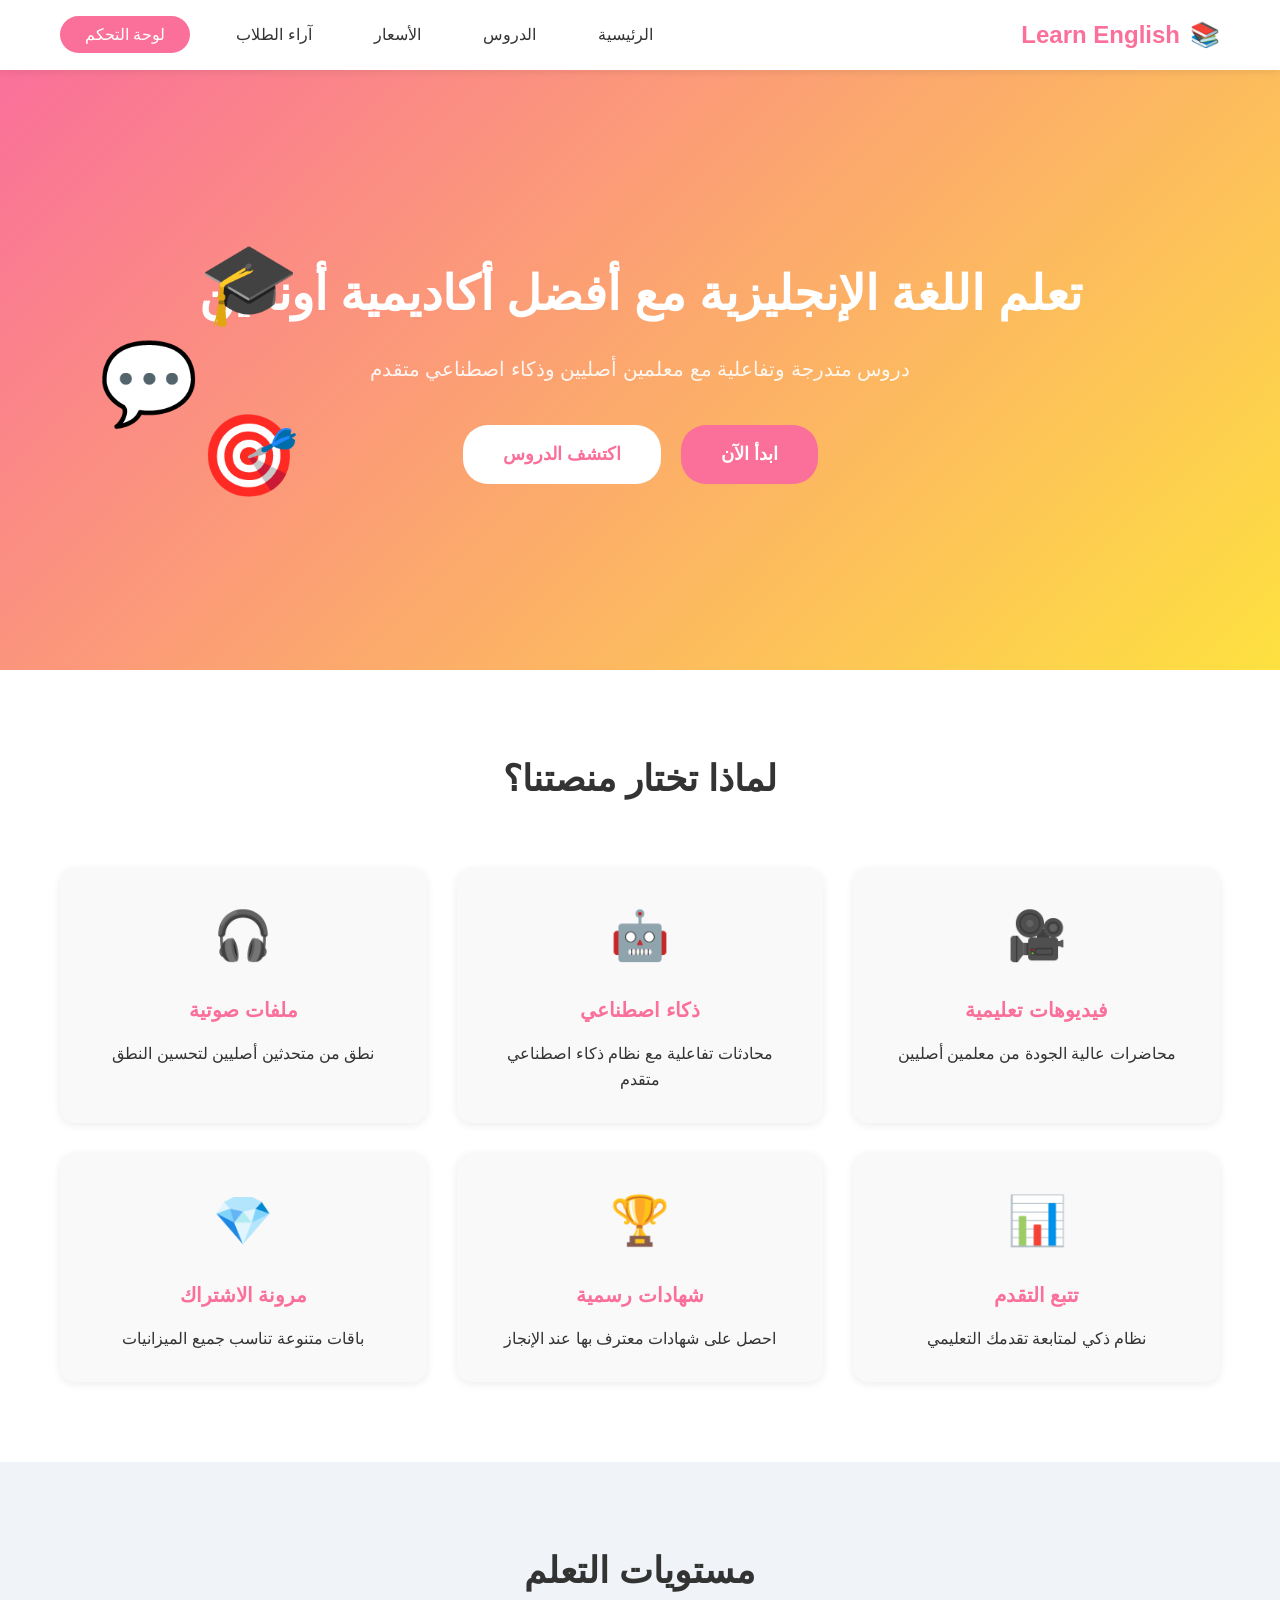
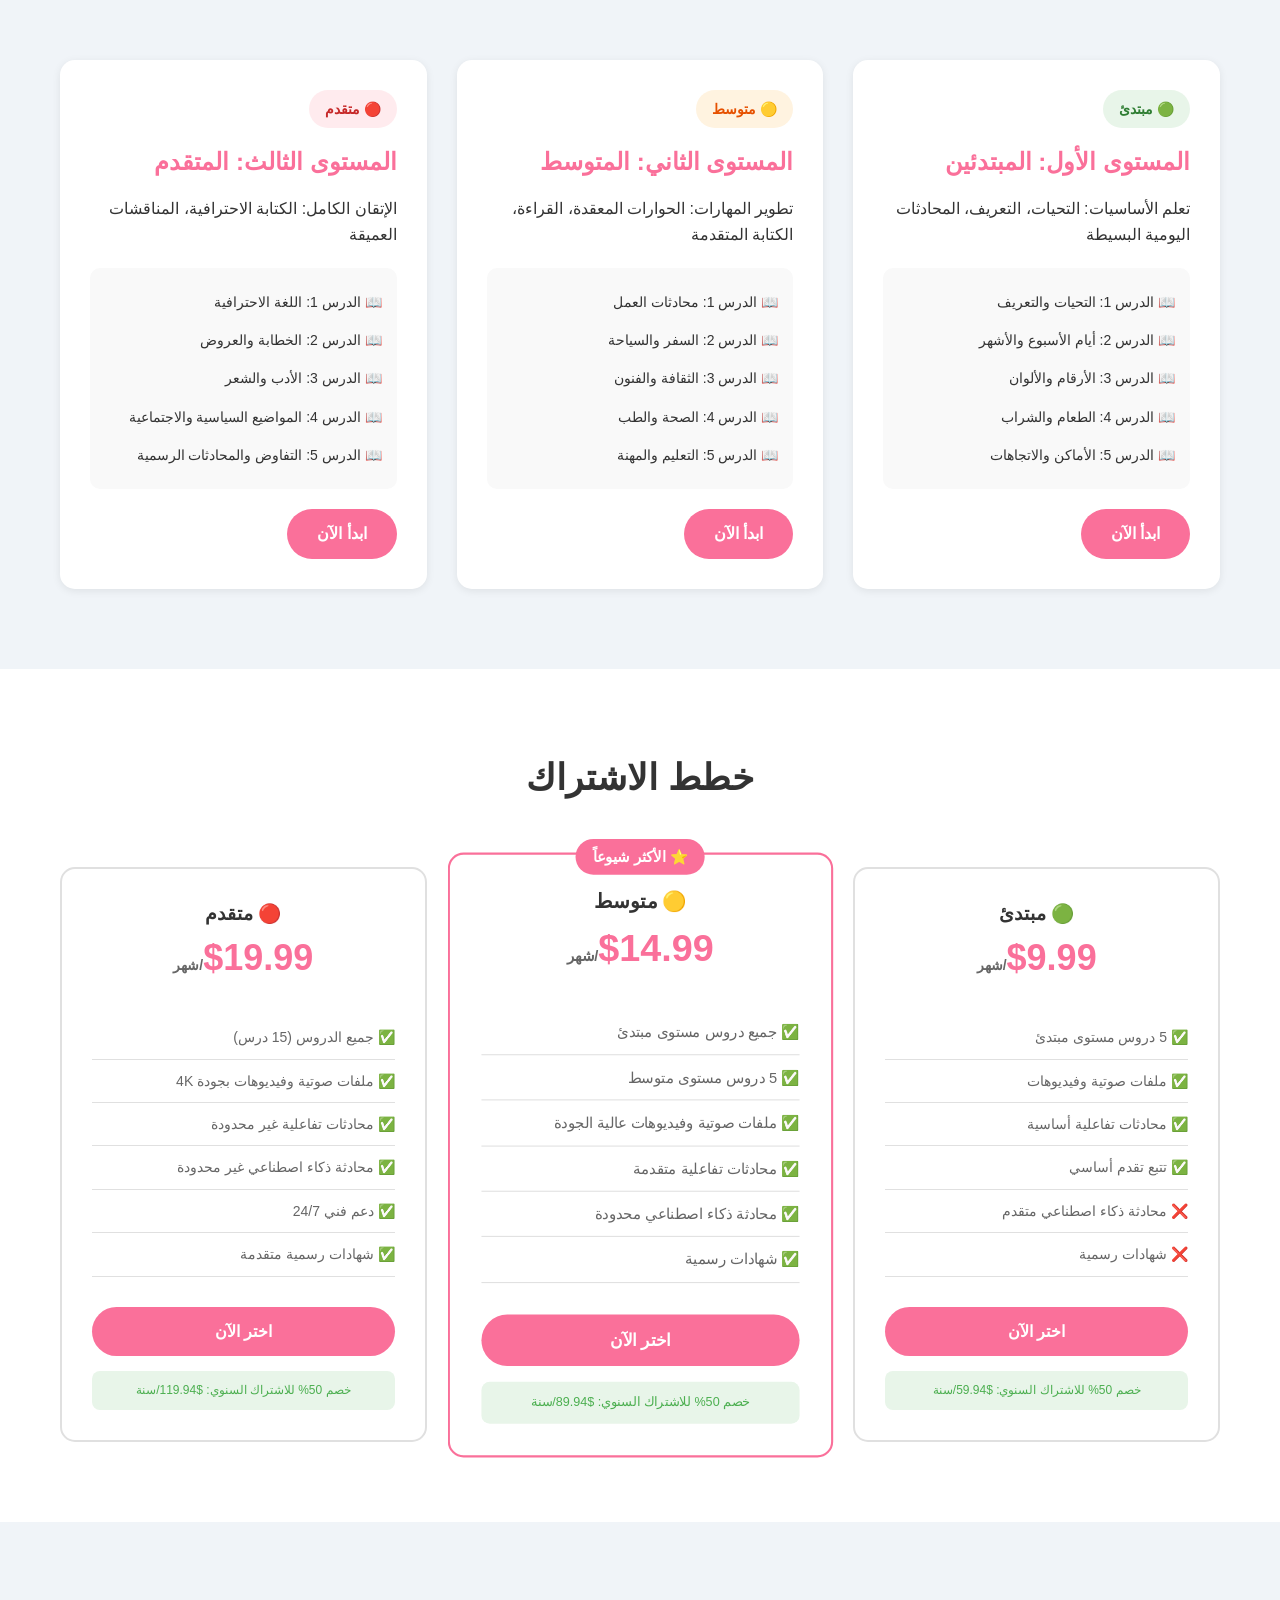
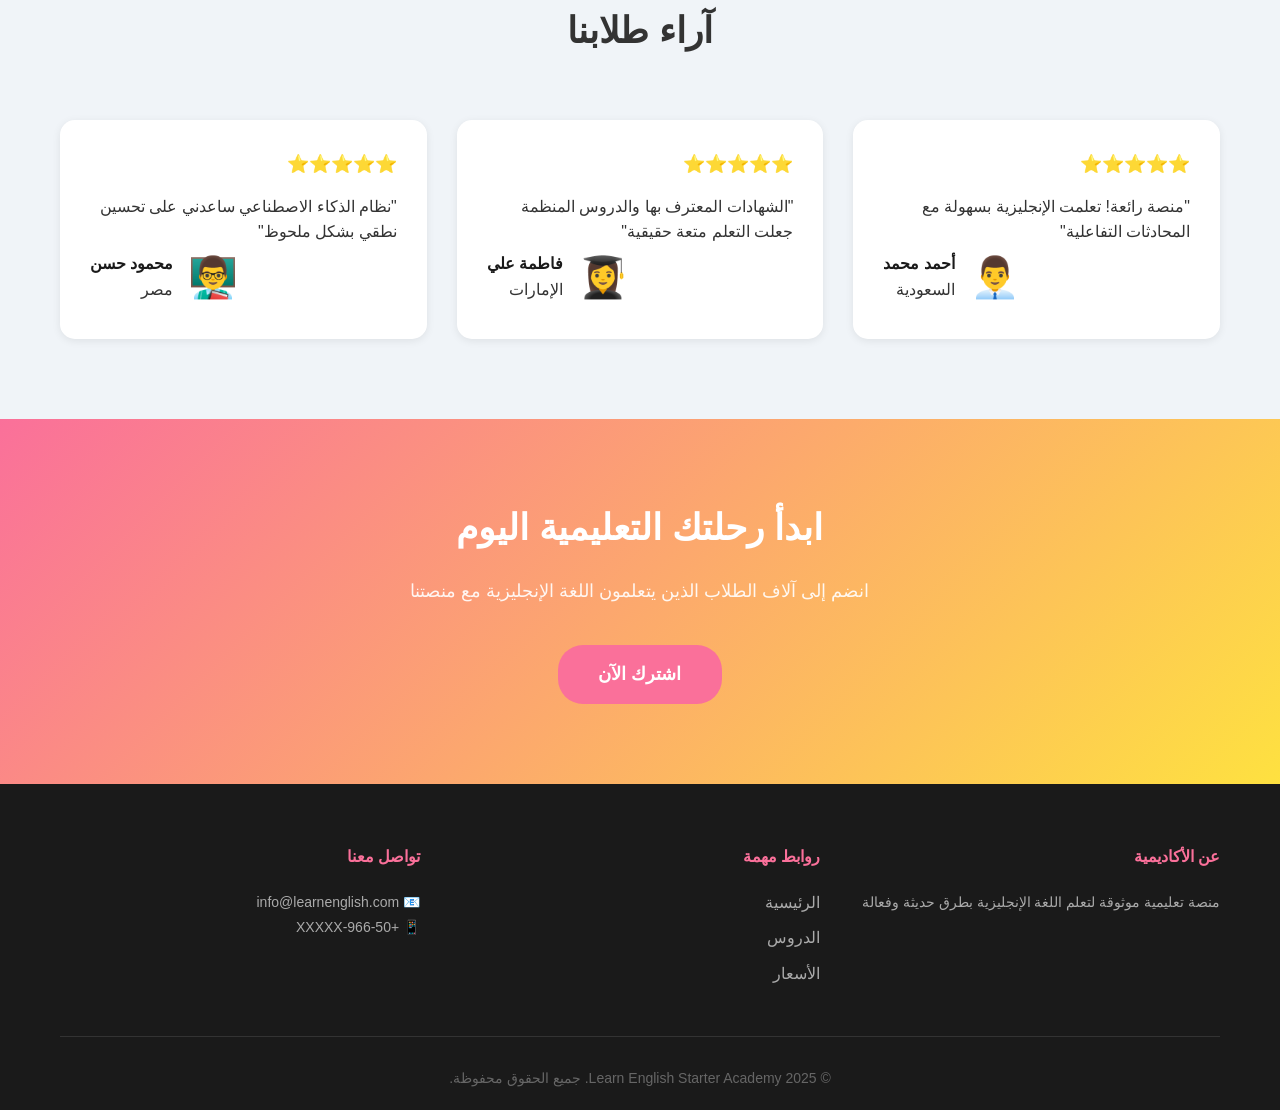
<file: index.html>
<!DOCTYPE html>
<html lang="ar" dir="rtl">
<head>
    <meta charset="UTF-8">
    <meta name="viewport" content="width=device-width, initial-scale=1.0">
    <title>Learn English Starter Academy - أكاديمية تعلم اللغة الإنجليزية</title>
    <link rel="stylesheet" href="css/style.css">
    <link rel="stylesheet" href="css/animations.css">
</head>
<body>
    <!-- Navigation Bar -->
    <nav class="navbar">
        <div class="nav-container">
            <div class="logo">
                <span class="logo-icon">📚</span>
                <span>Learn English</span>
            </div>
            <ul class="nav-menu">
                <li><a href="#home" class="nav-link">الرئيسية</a></li>
                <li><a href="#courses" class="nav-link">الدروس</a></li>
                <li><a href="#pricing" class="nav-link">الأسعار</a></li>
                <li><a href="#testimonials" class="nav-link">آراء الطلاب</a></li>
                <li><a href="dashboard.html" class="nav-link btn-primary">لوحة التحكم</a></li>
            </ul>
        </div>
    </nav>

    <!-- Hero Section -->
    <section id="home" class="hero">
        <div class="hero-content">
            <h1 class="hero-title">تعلم اللغة الإنجليزية مع أفضل أكاديمية أونلاين</h1>
            <p class="hero-subtitle">دروس متدرجة وتفاعلية مع معلمين أصليين وذكاء اصطناعي متقدم</p>
            <div class="hero-buttons">
                <a href="pricing.html" class="btn btn-large btn-primary">ابدأ الآن</a>
                <a href="#courses" class="btn btn-large btn-secondary">اكتشف الدروس</a>
            </div>
        </div>
        <div class="hero-image">
            <div class="floating-cards">
                <div class="card-float">🎓</div>
                <div class="card-float">💬</div>
                <div class="card-float">🎯</div>
            </div>
        </div>
    </section>

    <!-- Features Section -->
    <section class="features">
        <div class="container">
            <h2>لماذا تختار منصتنا؟</h2>
            <div class="features-grid">
                <div class="feature-card fade-in">
                    <div class="feature-icon">🎥</div>
                    <h3>فيديوهات تعليمية</h3>
                    <p>محاضرات عالية الجودة من معلمين أصليين</p>
                </div>
                <div class="feature-card fade-in">
                    <div class="feature-icon">🤖</div>
                    <h3>ذكاء اصطناعي</h3>
                    <p>محادثات تفاعلية مع نظام ذكاء اصطناعي متقدم</p>
                </div>
                <div class="feature-card fade-in">
                    <div class="feature-icon">🎧</div>
                    <h3>ملفات صوتية</h3>
                    <p>نطق من متحدثين أصليين لتحسين النطق</p>
                </div>
                <div class="feature-card fade-in">
                    <div class="feature-icon">📊</div>
                    <h3>تتبع التقدم</h3>
                    <p>نظام ذكي لمتابعة تقدمك التعليمي</p>
                </div>
                <div class="feature-card fade-in">
                    <div class="feature-icon">🏆</div>
                    <h3>شهادات رسمية</h3>
                    <p>احصل على شهادات معترف بها عند الإنجاز</p>
                </div>
                <div class="feature-card fade-in">
                    <div class="feature-icon">💎</div>
                    <h3>مرونة الاشتراك</h3>
                    <p>باقات متنوعة تناسب جميع الميزانيات</p>
                </div>
            </div>
        </div>
    </section>

    <!-- Courses Preview Section -->
    <section id="courses" class="courses">
        <div class="container">
            <h2>مستويات التعلم</h2>
            <div class="levels-grid">
                <!-- Beginner Level -->
                <div class="level-card slide-up">
                    <div class="level-badge beginner">🟢 مبتدئ</div>
                    <h3>المستوى الأول: المبتدئين</h3>
                    <p>تعلم الأساسيات: التحيات، التعريف، المحادثات اليومية البسيطة</p>
                    <div class="lessons-preview">
                        <div class="lesson-item">📖 الدرس 1: التحيات والتعريف</div>
                        <div class="lesson-item">📖 الدرس 2: أيام الأسبوع والأشهر</div>
                        <div class="lesson-item">📖 الدرس 3: الأرقام والألوان</div>
                        <div class="lesson-item">📖 الدرس 4: الطعام والشراب</div>
                        <div class="lesson-item">📖 الدرس 5: الأماكن والاتجاهات</div>
                    </div>
                    <a href="dashboard.html" class="btn btn-primary">ابدأ الآن</a>
                </div>

                <!-- Intermediate Level -->
                <div class="level-card slide-up">
                    <div class="level-badge intermediate">🟡 متوسط</div>
                    <h3>المستوى الثاني: المتوسط</h3>
                    <p>تطوير المهارات: الحوارات المعقدة، القراءة، الكتابة المتقدمة</p>
                    <div class="lessons-preview">
                        <div class="lesson-item">📖 الدرس 1: محادثات العمل</div>
                        <div class="lesson-item">📖 الدرس 2: السفر والسياحة</div>
                        <div class="lesson-item">📖 الدرس 3: الثقافة والفنون</div>
                        <div class="lesson-item">📖 الدرس 4: الصحة والطب</div>
                        <div class="lesson-item">📖 الدرس 5: التعليم والمهنة</div>
                    </div>
                    <a href="dashboard.html" class="btn btn-primary">ابدأ الآن</a>
                </div>

                <!-- Advanced Level -->
                <div class="level-card slide-up">
                    <div class="level-badge advanced">🔴 متقدم</div>
                    <h3>المستوى الثالث: المتقدم</h3>
                    <p>الإتقان الكامل: الكتابة الاحترافية، المناقشات العميقة</p>
                    <div class="lessons-preview">
                        <div class="lesson-item">📖 الدرس 1: اللغة الاحترافية</div>
                        <div class="lesson-item">📖 الدرس 2: الخطابة والعروض</div>
                        <div class="lesson-item">📖 الدرس 3: الأدب والشعر</div>
                        <div class="lesson-item">📖 الدرس 4: المواضيع السياسية والاجتماعية</div>
                        <div class="lesson-item">📖 الدرس 5: التفاوض والمحادثات الرسمية</div>
                    </div>
                    <a href="dashboard.html" class="btn btn-primary">ابدأ الآن</a>
                </div>
            </div>
        </div>
    </section>

    <!-- Pricing Section -->
    <section id="pricing" class="pricing">
        <div class="container">
            <h2>خطط الاشتراك</h2>
            <div class="pricing-grid">
                <!-- Basic Plan -->
                <div class="pricing-card fade-in">
                    <div class="plan-header">
                        <h3>🟢 مبتدئ</h3>
                        <div class="price">$9.99<span>/شهر</span></div>
                    </div>
                    <ul class="features-list">
                        <li>✅ 5 دروس مستوى مبتدئ</li>
                        <li>✅ ملفات صوتية وفيديوهات</li>
                        <li>✅ محادثات تفاعلية أساسية</li>
                        <li>✅ تتبع تقدم أساسي</li>
                        <li>❌ محادثة ذكاء اصطناعي متقدم</li>
                        <li>❌ شهادات رسمية</li>
                    </ul>
                    <a href="checkout.html?plan=beginner" class="btn btn-primary btn-block">اختر الآن</a>
                    <p class="discount">خصم 50% للاشتراك السنوي: $59.94/سنة</p>
                </div>

                <!-- Pro Plan (Most Popular) -->
                <div class="pricing-card featured fade-in">
                    <div class="popular-badge">⭐ الأكثر شيوعاً</div>
                    <div class="plan-header">
                        <h3>🟡 متوسط</h3>
                        <div class="price">$14.99<span>/شهر</span></div>
                    </div>
                    <ul class="features-list">
                        <li>✅ جميع دروس مستوى مبتدئ</li>
                        <li>✅ 5 دروس مستوى متوسط</li>
                        <li>✅ ملفات صوتية وفيديوهات عالية الجودة</li>
                        <li>✅ محادثات تفاعلية متقدمة</li>
                        <li>✅ محادثة ذكاء اصطناعي محدودة</li>
                        <li>✅ شهادات رسمية</li>
                    </ul>
                    <a href="checkout.html?plan=intermediate" class="btn btn-primary btn-block">اختر الآن</a>
                    <p class="discount">خصم 50% للاشتراك السنوي: $89.94/سنة</p>
                </div>

                <!-- Premium Plan -->
                <div class="pricing-card fade-in">
                    <div class="plan-header">
                        <h3>🔴 متقدم</h3>
                        <div class="price">$19.99<span>/شهر</span></div>
                    </div>
                    <ul class="features-list">
                        <li>✅ جميع الدروس (15 درس)</li>
                        <li>✅ ملفات صوتية وفيديوهات بجودة 4K</li>
                        <li>✅ محادثات تفاعلية غير محدودة</li>
                        <li>✅ محادثة ذكاء اصطناعي غير محدودة</li>
                        <li>✅ دعم فني 24/7</li>
                        <li>✅ شهادات رسمية متقدمة</li>
                    </ul>
                    <a href="checkout.html?plan=advanced" class="btn btn-primary btn-block">اختر الآن</a>
                    <p class="discount">خصم 50% للاشتراك السنوي: $119.94/سنة</p>
                </div>
            </div>
        </div>
    </section>

    <!-- Testimonials Section -->
    <section id="testimonials" class="testimonials">
        <div class="container">
            <h2>آراء طلابنا</h2>
            <div class="testimonials-grid">
                <div class="testimonial-card fade-in">
                    <div class="stars">⭐⭐⭐⭐⭐</div>
                    <p>"منصة رائعة! تعلمت الإنجليزية بسهولة مع المحادثات التفاعلية"</p>
                    <div class="author">
                        <div class="avatar">👨‍💼</div>
                        <div>
                            <div class="name">أحمد محمد</div>
                            <div class="location">السعودية</div>
                        </div>
                    </div>
                </div>
                <div class="testimonial-card fade-in">
                    <div class="stars">⭐⭐⭐⭐⭐</div>
                    <p>"الشهادات المعترف بها والدروس المنظمة جعلت التعلم متعة حقيقية"</p>
                    <div class="author">
                        <div class="avatar">👩‍🎓</div>
                        <div>
                            <div class="name">فاطمة علي</div>
                            <div class="location">الإمارات</div>
                        </div>
                    </div>
                </div>
                <div class="testimonial-card fade-in">
                    <div class="stars">⭐⭐⭐⭐⭐</div>
                    <p>"نظام الذكاء الاصطناعي ساعدني على تحسين نطقي بشكل ملحوظ"</p>
                    <div class="author">
                        <div class="avatar">👨‍🏫</div>
                        <div>
                            <div class="name">محمود حسن</div>
                            <div class="location">مصر</div>
                        </div>
                    </div>
                </div>
            </div>
        </div>
    </section>

    <!-- CTA Section -->
    <section class="cta">
        <div class="container">
            <h2>ابدأ رحلتك التعليمية اليوم</h2>
            <p>انضم إلى آلاف الطلاب الذين يتعلمون اللغة الإنجليزية مع منصتنا</p>
            <a href="pricing.html" class="btn btn-large btn-primary">اشترك الآن</a>
        </div>
    </section>

    <!-- Footer -->
    <footer class="footer">
        <div class="container">
            <div class="footer-content">
                <div class="footer-section">
                    <h4>عن الأكاديمية</h4>
                    <p>منصة تعليمية موثوقة لتعلم اللغة الإنجليزية بطرق حديثة وفعالة</p>
                </div>
                <div class="footer-section">
                    <h4>روابط مهمة</h4>
                    <ul>
                        <li><a href="#home">الرئيسية</a></li>
                        <li><a href="#courses">الدروس</a></li>
                        <li><a href="#pricing">الأسعار</a></li>
                    </ul>
                </div>
                <div class="footer-section">
                    <h4>تواصل معنا</h4>
                    <p>📧 info@learnenglish.com</p>
                    <p>📱 +966-50-XXXXX</p>
                </div>
            </div>
            <div class="footer-bottom">
                <p>&copy; 2025 Learn English Starter Academy. جميع الحقوق محفوظة.</p>
            </div>
        </div>
    </footer>

    <script src="js/main.js"></script>
</body>
</html>
</file>
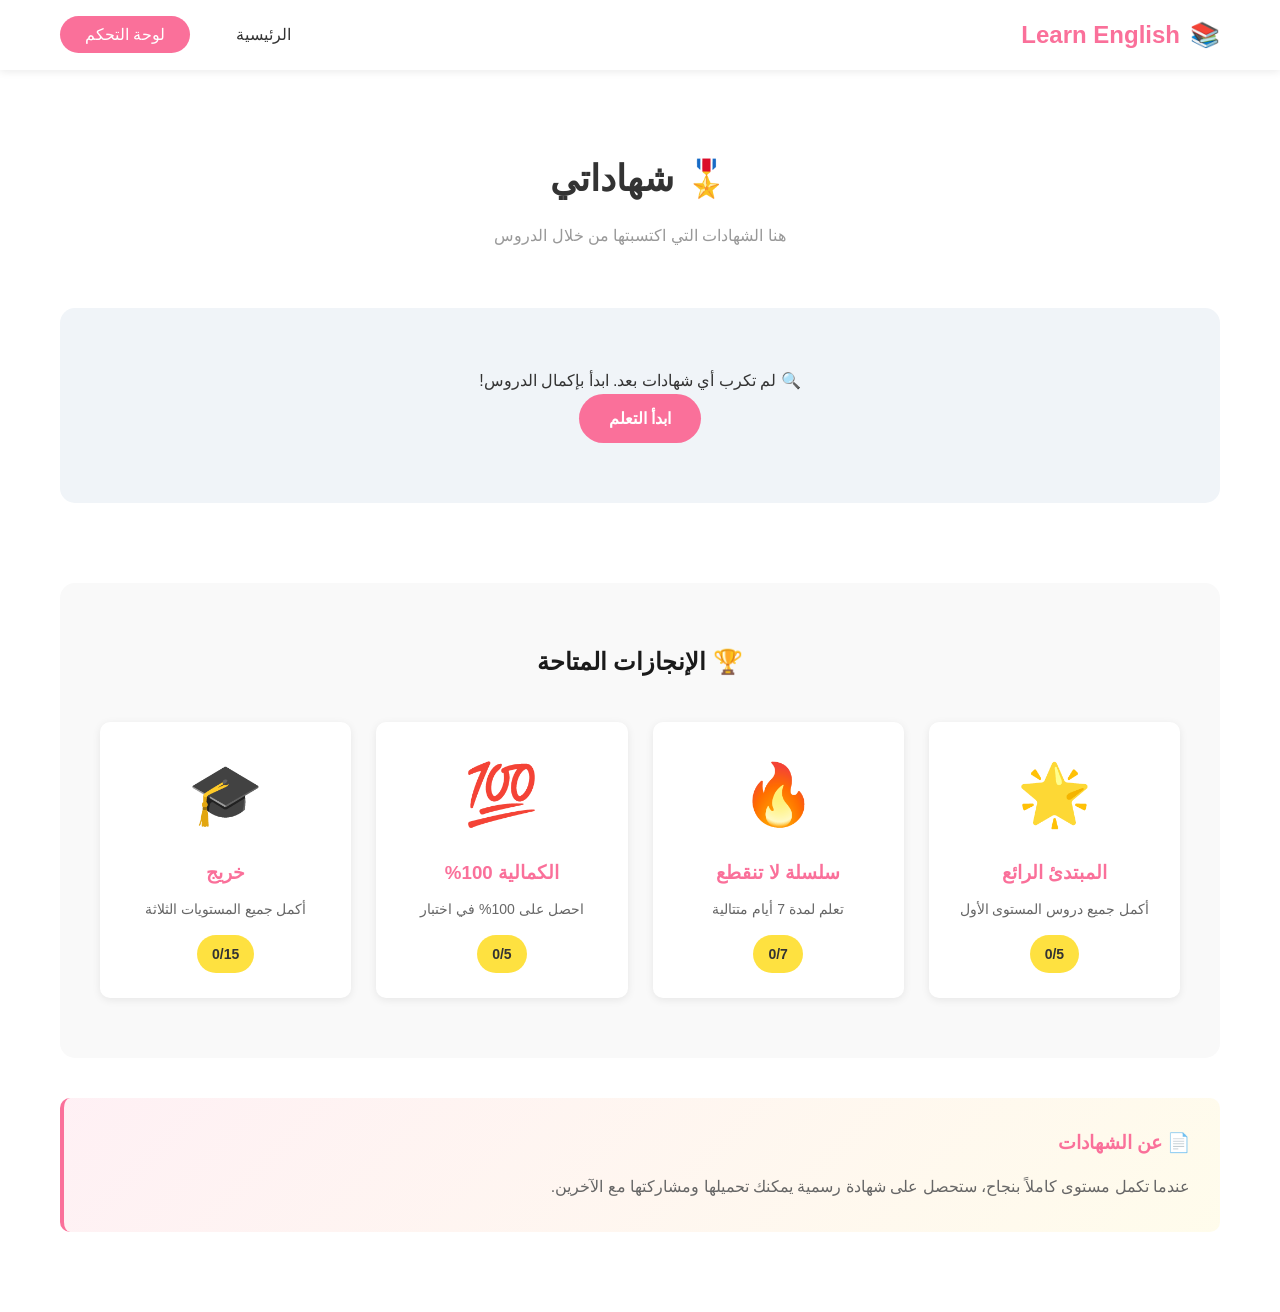
<file: certificates.html>
<!DOCTYPE html>
<html lang="ar" dir="rtl">
<head>
    <meta charset="UTF-8">
    <meta name="viewport" content="width=device-width, initial-scale=1.0">
    <title>الشهادات - Learn English Academy</title>
    <link rel="stylesheet" href="css/style.css">
    <link rel="stylesheet" href="css/animations.css">
</head>
<body>
    <nav class="navbar">
        <div class="nav-container">
            <div class="logo">
                <span class="logo-icon">📚</span>
                <span>Learn English</span>
            </div>
            <ul class="nav-menu">
                <li><a href="index.html" class="nav-link">الرئيسية</a></li>
                <li><a href="dashboard.html" class="nav-link btn-primary">لوحة التحكم</a></li>
            </ul>
        </div>
    </nav>

    <section class="certificates-page">
        <div class="container">
            <h1>🎖️ شهاداتي</h1>
            <p class="subtitle">هنا الشهادات التي اكتسبتها من خلال الدروس</p>

            <div class="certificates-grid" id="certificatesContainer">
                <!-- Will be populated by JavaScript -->
                <div class="no-certificates">
                    <p>🔍 لم تكرب أي شهادات بعد. ابدأ بإكمال الدروس!</p>
                    <a href="dashboard.html" class="btn btn-primary">ابدأ التعلم</a>
                </div>
            </div>

            <div class="achievements-showcase">
                <h2>🏆 الإنجازات المتاحة</h2>
                <div class="achievements-grid">
                    <div class="achievement-item fade-in">
                        <div class="achievement-badge">🌟</div>
                        <h3>المبتدئ الرائع</h3>
                        <p>أكمل جميع دروس المستوى الأول</p>
                        <span class="progress">0/5</span>
                    </div>
                    <div class="achievement-item fade-in">
                        <div class="achievement-badge">🔥</div>
                        <h3>سلسلة لا تنقطع</h3>
                        <p>تعلم لمدة 7 أيام متتالية</p>
                        <span class="progress">0/7</span>
                    </div>
                    <div class="achievement-item fade-in">
                        <div class="achievement-badge">💯</div>
                        <h3>الكمالية 100%</h3>
                        <p>احصل على 100% في اختبار</p>
                        <span class="progress">0/5</span>
                    </div>
                    <div class="achievement-item fade-in">
                        <div class="achievement-badge">🎓</div>
                        <h3>خريج</h3>
                        <p>أكمل جميع المستويات الثلاثة</p>
                        <span class="progress">0/15</span>
                    </div>
                </div>
            </div>

            <div class="certificate-info">
                <h3>📄 عن الشهادات</h3>
                <p>عندما تكمل مستوى كاملاً بنجاح، ستحصل على شهادة رسمية يمكنك تحميلها ومشاركتها مع الآخرين.</p>
            </div>
        </div>
    </section>

    <style>
        .certificates-page {
            padding: 80px 20px;
            background: white;
        }

        .certificates-page h1 {
            text-align: center;
            font-size: 36px;
            margin-bottom: 15px;
        }

        .subtitle {
            text-align: center;
            color: #999;
            font-size: 16px;
            margin-bottom: 60px;
        }

        .certificates-grid {
            display: grid;
            grid-template-columns: repeat(auto-fit, minmax(300px, 1fr));
            gap: 30px;
            margin-bottom: 80px;
        }

        .certificate-card {
            background: linear-gradient(135deg, #fa709a, #fee140);
            color: white;
            padding: 40px;
            border-radius: 15px;
            box-shadow: 0 10px 30px rgba(0, 0, 0, 0.1);
            text-align: center;
        }

        .certificate-title {
            font-size: 24px;
            font-weight: bold;
            margin-bottom: 15px;
        }

        .certificate-date {
            font-size: 14px;
            opacity: 0.9;
            margin-bottom: 20px;
        }

        .download-btn {
            background: white;
            color: #fa709a;
            padding: 10px 20px;
            border-radius: 8px;
            text-decoration: none;
            font-weight: 600;
            display: inline-block;
            cursor: pointer;
        }

        .no-certificates {
            grid-column: 1 / -1;
            text-align: center;
            padding: 60px 20px;
            background: #f0f4f8;
            border-radius: 15px;
        }

        .achievements-showcase {
            background: #f9f9f9;
            padding: 60px 40px;
            border-radius: 15px;
            margin-bottom: 40px;
        }

        .achievements-showcase h2 {
            text-align: center;
            margin-bottom: 40px;
            color: #1a1a1a;
        }

        .achievements-grid {
            display: grid;
            grid-template-columns: repeat(auto-fit, minmax(200px, 1fr));
            gap: 25px;
        }

        .achievement-item {
            background: white;
            padding: 25px;
            border-radius: 10px;
            text-align: center;
            box-shadow: 0 2px 8px rgba(0, 0, 0, 0.08);
        }

        .achievement-badge {
            font-size: 60px;
            margin-bottom: 15px;
            display: block;
        }

        .achievement-item h3 {
            color: #fa709a;
            margin-bottom: 10px;
        }

        .achievement-item p {
            color: #666;
            font-size: 14px;
            margin-bottom: 15px;
        }

        .progress {
            display: inline-block;
            background: #fee140;
            color: #333;
            padding: 8px 15px;
            border-radius: 20px;
            font-weight: 600;
            font-size: 14px;
        }

        .certificate-info {
            background: linear-gradient(135deg, rgba(250, 112, 154, 0.1), rgba(254, 225, 64, 0.1));
            padding: 30px;
            border-radius: 10px;
            border-left: 4px solid #fa709a;
        }

        .certificate-info h3 {
            color: #fa709a;
            margin-bottom: 15px;
        }

        .certificate-info p {
            color: #666;
            line-height: 1.8;
        }
    </style>

    <script src="js/storage.js"></script>
    <script src="js/main.js"></script>
    <script>
        document.addEventListener('DOMContentLoaded', () => {
            const certificates = storage.get('certificates') || [];
            const container = document.getElementById('certificatesContainer');
            
            if (certificates.length > 0) {
                container.innerHTML = certificates.map(cert => `
                    <div class="certificate-card fade-in">
                        <div class="certificate-title">${cert.title}</div>
                        <div class="certificate-date">${cert.date}</div>
                        <a href="#" class="download-btn" onclick="downloadCertificate('${cert.id}')">⬇️ تحميل</a>
                    </div>
                `).join('');
            }
        });

        function downloadCertificate(certId) {
            showNotification('جاري تحميل الشهادة...');
        }
    </script>
</body>
</html>
</file>
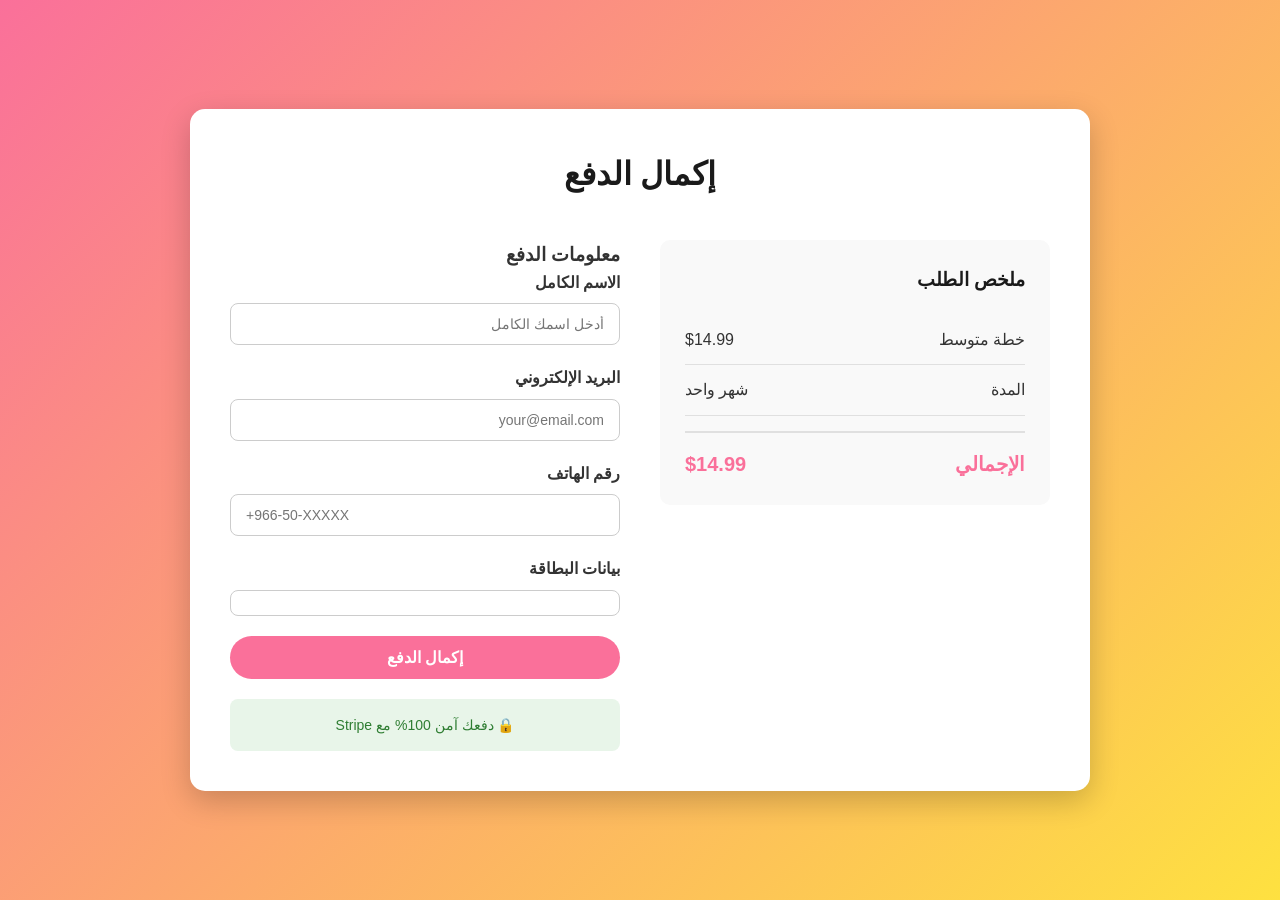
<file: checkout.html>
<!DOCTYPE html>
<html lang="ar" dir="rtl">
<head>
    <meta charset="UTF-8">
    <meta name="viewport" content="width=device-width, initial-scale=1.0">
    <title>الدفع - Learn English Academy</title>
    <link rel="stylesheet" href="css/style.css">
    <link rel="stylesheet" href="css/animations.css">
    <script src="https://js.stripe.com/v3/"></script>
</head>
<body>
    <div class="checkout-container">
        <div class="checkout-content">
            <h1>إكمال الدفع</h1>
            
            <div class="checkout-grid">
                <!-- Order Summary -->
                <div class="order-summary">
                    <h3>ملخص الطلب</h3>
                    <div class="summary-item">
                        <span>خطة <span id="planName">متوسط</span></span>
                        <span id="planPrice">$14.99</span>
                    </div>
                    <div class="summary-item">
                        <span>المدة</span>
                        <span>شهر واحد</span>
                    </div>
                    <div class="summary-divider"></div>
                    <div class="summary-total">
                        <span>الإجمالي</span>
                        <span id="totalPrice">$14.99</span>
                    </div>
                </div>

                <!-- Payment Form -->
                <div class="payment-form">
                    <h3>معلومات الدفع</h3>
                    
                    <form id="paymentForm">
                        <div class="form-group">
                            <label>الاسم الكامل</label>
                            <input type="text" id="fullName" placeholder="أدخل اسمك الكامل" required>
                        </div>

                        <div class="form-group">
                            <label>البريد الإلكتروني</label>
                            <input type="email" id="email" placeholder="your@email.com" required>
                        </div>

                        <div class="form-group">
                            <label>رقم الهاتف</label>
                            <input type="tel" id="phone" placeholder="+966-50-XXXXX" required>
                        </div>

                        <div class="form-group">
                            <label>بيانات البطاقة</label>
                            <div id="card-element" style="padding: 12px; border: 1px solid #ccc; border-radius: 8px; background: white;"></div>
                            <div id="card-errors" style="color: #f44336; margin-top: 10px;"></div>
                        </div>

                        <button type="submit" class="btn btn-primary btn-block" id="submitBtn">
                            <span>إكمال الدفع</span>
                            <span id="processingText" style="display: none;">جاري المعالجة...</span>
                        </button>
                    </form>

                    <div class="security-info">
                        <p>🔒 دفعك آمن 100% مع Stripe</p>
                    </div>
                </div>
            </div>
        </div>
    </div>

    <style>
        .checkout-container {
            min-height: 100vh;
            background: linear-gradient(135deg, #fa709a, #fee140);
            display: flex;
            align-items: center;
            justify-content: center;
            padding: 20px;
        }

        .checkout-content {
            background: white;
            border-radius: 15px;
            padding: 40px;
            max-width: 900px;
            width: 100%;
            box-shadow: 0 10px 30px rgba(0, 0, 0, 0.2);
        }

        .checkout-content h1 {
            text-align: center;
            margin-bottom: 40px;
            color: #1a1a1a;
        }

        .checkout-grid {
            display: grid;
            grid-template-columns: 1fr 1fr;
            gap: 40px;
        }

        .order-summary {
            background: #f9f9f9;
            padding: 25px;
            border-radius: 10px;
            height: fit-content;
        }

        .order-summary h3 {
            margin-bottom: 20px;
            color: #1a1a1a;
        }

        .summary-item {
            display: flex;
            justify-content: space-between;
            padding: 12px 0;
            border-bottom: 1px solid #e0e0e0;
        }

        .summary-divider {
            height: 2px;
            background: #e0e0e0;
            margin: 15px 0;
        }

        .summary-total {
            display: flex;
            justify-content: space-between;
            font-size: 20px;
            font-weight: bold;
            color: #fa709a;
        }

        .form-group {
            margin-bottom: 20px;
        }

        .form-group label {
            display: block;
            margin-bottom: 8px;
            font-weight: 600;
            color: #333;
        }

        .form-group input {
            width: 100%;
            padding: 12px 15px;
            border: 1px solid #ccc;
            border-radius: 8px;
            font-size: 14px;
        }

        .security-info {
            text-align: center;
            margin-top: 20px;
            padding: 15px;
            background: #e8f5e9;
            border-radius: 8px;
            color: #2e7d32;
            font-size: 14px;
        }

        @media (max-width: 768px) {
            .checkout-grid {
                grid-template-columns: 1fr;
            }
        }
    </style>

    <script src="js/storage.js"></script>
    <script src="js/main.js"></script>
    <script>
        // Get plan from URL
        const urlParams = new URLSearchParams(window.location.search);
        const plan = urlParams.get('plan') || 'intermediate';

        const plans = {
            beginner: { name: 'مبتدئ', price: 9.99 },
            intermediate: { name: 'متوسط', price: 14.99 },
            advanced: { name: 'متقدم', price: 19.99 }
        };

        const selectedPlan = plans[plan];
        document.getElementById('planName').textContent = selectedPlan.name;
        document.getElementById('planPrice').textContent = '$' + selectedPlan.price;
        document.getElementById('totalPrice').textContent = '$' + selectedPlan.price;

        // Stripe implementation
        const stripe = Stripe('pk_test_51234567890'); // Replace with your key
        const elements = stripe.elements();
        const cardElement = elements.create('card');
        cardElement.mount('#card-element');

        cardElement.addEventListener('change', function(event) {
            const displayError = document.getElementById('card-errors');
            if (event.error) {
                displayError.textContent = event.error.message;
            } else {
                displayError.textContent = '';
            }
        });

        document.getElementById('paymentForm').addEventListener('submit', async function(e) {
            e.preventDefault();
            
            const submitBtn = document.getElementById('submitBtn');
            const processingText = document.getElementById('processingText');
            submitBtn.disabled = true;
            processingText.style.display = 'inline';

            // Simulate payment processing
            setTimeout(() => {
                // Save subscription
                const subscription = {
                    plan: plan,
                    planName: selectedPlan.name,
                    price: selectedPlan.price,
                    startDate: new Date().toISOString(),
                    status: 'active'
                };
                storage.set('subscription', subscription);
                
                showNotification('تم الدفع بنجاح! تم تفعيل اشتراكك');
                setTimeout(() => {
                    window.location.href = 'dashboard.html';
                }, 2000);
            }, 2000);
        });
    </script>
</body>
</html>
</file>
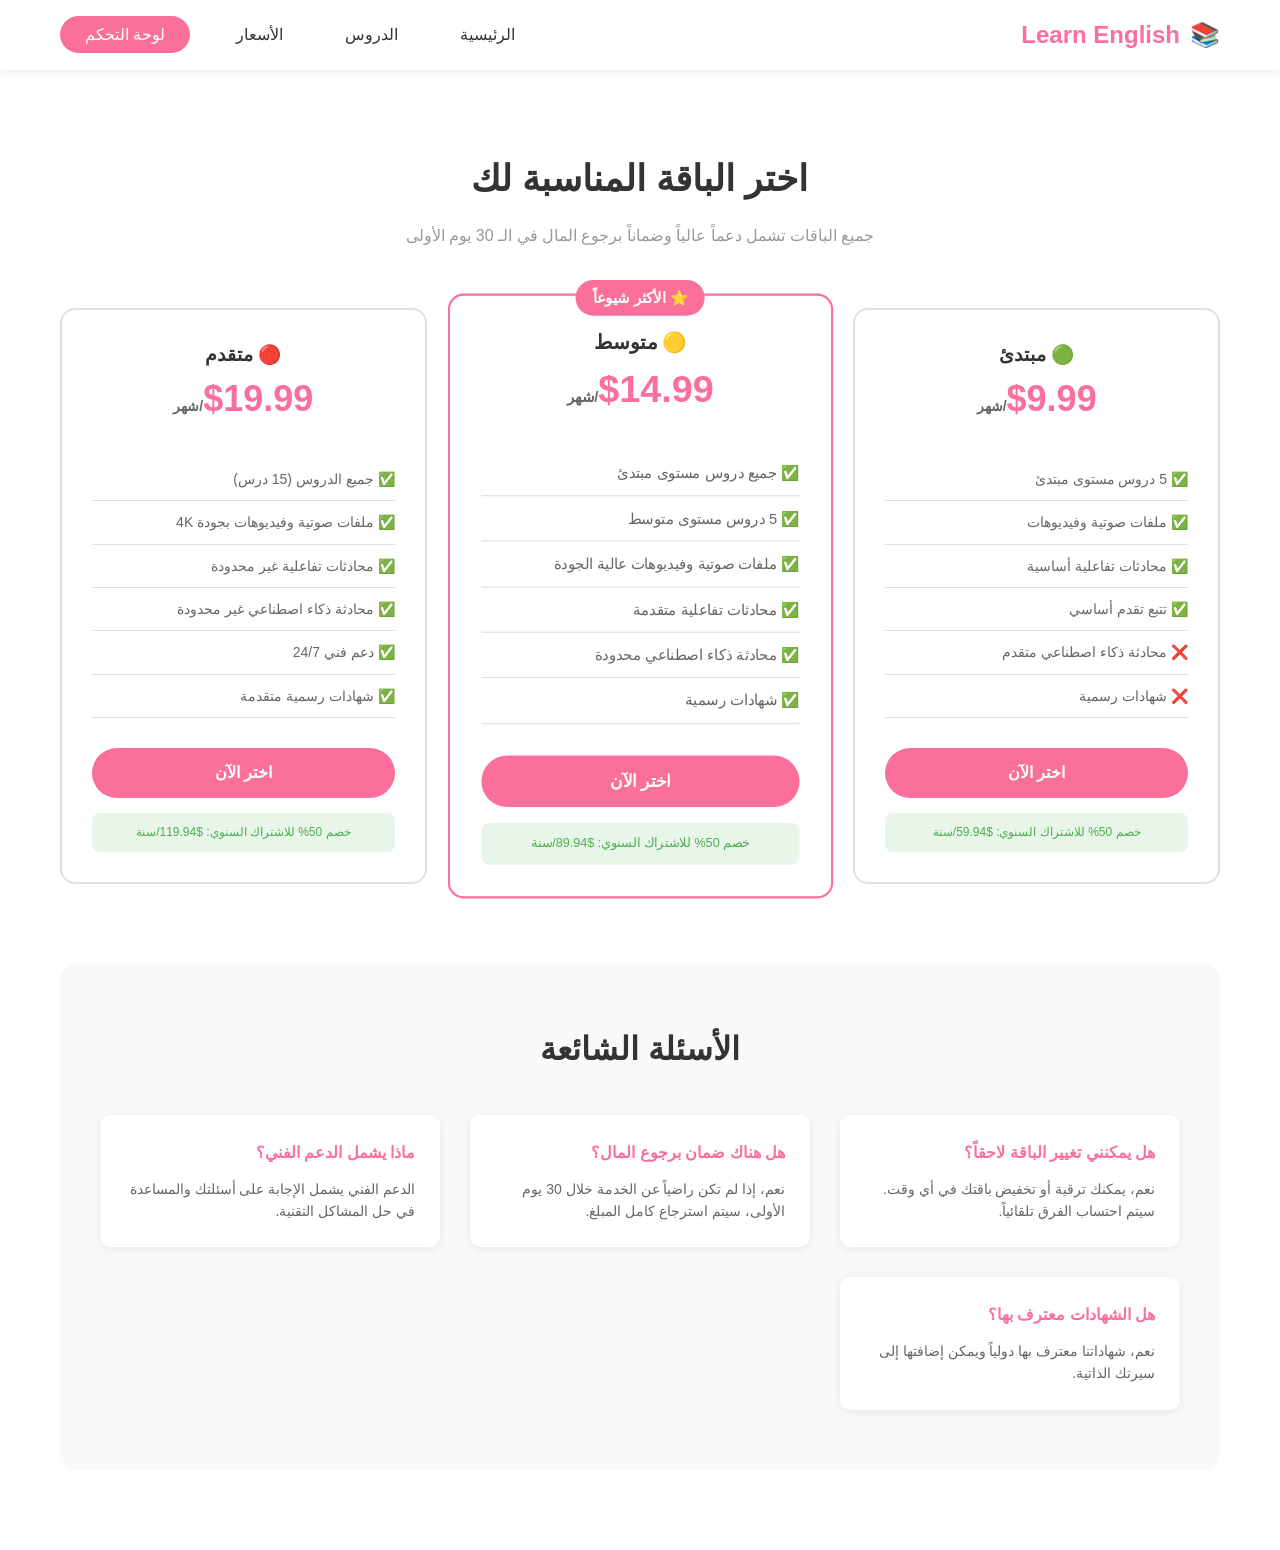
<file: pricing.html>
<!DOCTYPE html>
<html lang="ar" dir="rtl">
<head>
    <meta charset="UTF-8">
    <meta name="viewport" content="width=device-width, initial-scale=1.0">
    <title>الأسعار - Learn English Academy</title>
    <link rel="stylesheet" href="css/style.css">
    <link rel="stylesheet" href="css/animations.css">
</head>
<body>
    <nav class="navbar">
        <div class="nav-container">
            <div class="logo">
                <span class="logo-icon">📚</span>
                <span>Learn English</span>
            </div>
            <ul class="nav-menu">
                <li><a href="index.html" class="nav-link">الرئيسية</a></li>
                <li><a href="index.html#courses" class="nav-link">الدروس</a></li>
                <li><a href="#pricing" class="nav-link">الأسعار</a></li>
                <li><a href="dashboard.html" class="nav-link btn-primary">لوحة التحكم</a></li>
            </ul>
        </div>
    </nav>

    <section class="pricing-page">
        <div class="container">
            <h1>اختر الباقة المناسبة لك</h1>
            <p class="subtitle">جميع الباقات تشمل دعماً عالياً وضماناً برجوع المال في الـ 30 يوم الأولى</p>

            <div class="pricing-grid">
                <!-- Basic Plan -->
                <div class="pricing-card fade-in">
                    <div class="plan-header">
                        <h3>🟢 مبتدئ</h3>
                        <div class="price">$9.99<span>/شهر</span></div>
                    </div>
                    <ul class="features-list">
                        <li>✅ 5 دروس مستوى مبتدئ</li>
                        <li>✅ ملفات صوتية وفيديوهات</li>
                        <li>✅ محادثات تفاعلية أساسية</li>
                        <li>✅ تتبع تقدم أساسي</li>
                        <li>❌ محادثة ذكاء اصطناعي متقدم</li>
                        <li>❌ شهادات رسمية</li>
                    </ul>
                    <a href="checkout.html?plan=beginner" class="btn btn-primary btn-block">اختر الآن</a>
                    <p class="discount">خصم 50% للاشتراك السنوي: $59.94/سنة</p>
                </div>

                <!-- Pro Plan -->
                <div class="pricing-card featured fade-in">
                    <div class="popular-badge">⭐ الأكثر شيوعاً</div>
                    <div class="plan-header">
                        <h3>🟡 متوسط</h3>
                        <div class="price">$14.99<span>/شهر</span></div>
                    </div>
                    <ul class="features-list">
                        <li>✅ جميع دروس مستوى مبتدئ</li>
                        <li>✅ 5 دروس مستوى متوسط</li>
                        <li>✅ ملفات صوتية وفيديوهات عالية الجودة</li>
                        <li>✅ محادثات تفاعلية متقدمة</li>
                        <li>✅ محادثة ذكاء اصطناعي محدودة</li>
                        <li>✅ شهادات رسمية</li>
                    </ul>
                    <a href="checkout.html?plan=intermediate" class="btn btn-primary btn-block">اختر الآن</a>
                    <p class="discount">خصم 50% للاشتراك السنوي: $89.94/سنة</p>
                </div>

                <!-- Premium Plan -->
                <div class="pricing-card fade-in">
                    <div class="plan-header">
                        <h3>🔴 متقدم</h3>
                        <div class="price">$19.99<span>/شهر</span></div>
                    </div>
                    <ul class="features-list">
                        <li>✅ جميع الدروس (15 درس)</li>
                        <li>✅ ملفات صوتية وفيديوهات بجودة 4K</li>
                        <li>✅ محادثات تفاعلية غير محدودة</li>
                        <li>✅ محادثة ذكاء اصطناعي غير محدودة</li>
                        <li>✅ دعم فني 24/7</li>
                        <li>✅ شهادات رسمية متقدمة</li>
                    </ul>
                    <a href="checkout.html?plan=advanced" class="btn btn-primary btn-block">اختر الآن</a>
                    <p class="discount">خصم 50% للاشتراك السنوي: $119.94/سنة</p>
                </div>
            </div>

            <!-- FAQ Section -->
            <div class="faq-section">
                <h2>الأسئلة الشائعة</h2>
                <div class="faq-grid">
                    <div class="faq-item">
                        <h4>هل يمكنني تغيير الباقة لاحقاً؟</h4>
                        <p>نعم، يمكنك ترقية أو تخفيض باقتك في أي وقت. سيتم احتساب الفرق تلقائياً.</p>
                    </div>
                    <div class="faq-item">
                        <h4>هل هناك ضمان برجوع المال؟</h4>
                        <p>نعم، إذا لم تكن راضياً عن الخدمة خلال 30 يوم الأولى، سيتم استرجاع كامل المبلغ.</p>
                    </div>
                    <div class="faq-item">
                        <h4>ماذا يشمل الدعم الفني؟</h4>
                        <p>الدعم الفني يشمل الإجابة على أسئلتك والمساعدة في حل المشاكل التقنية.</p>
                    </div>
                    <div class="faq-item">
                        <h4>هل الشهادات معترف بها؟</h4>
                        <p>نعم، شهاداتنا معترف بها دولياً ويمكن إضافتها إلى سيرتك الذاتية.</p>
                    </div>
                </div>
            </div>
        </div>
    </section>

    <style>
        .pricing-page {
            padding: 80px 20px;
            background: white;
        }

        .pricing-page h1 {
            text-align: center;
            font-size: 36px;
            margin-bottom: 15px;
        }

        .subtitle {
            text-align: center;
            color: #999;
            font-size: 16px;
            margin-bottom: 60px;
        }

        .faq-section {
            margin-top: 80px;
            background: #f9f9f9;
            padding: 60px 40px;
            border-radius: 15px;
        }

        .faq-section h2 {
            text-align: center;
            font-size: 32px;
            margin-bottom: 40px;
        }

        .faq-grid {
            display: grid;
            grid-template-columns: repeat(auto-fit, minmax(250px, 1fr));
            gap: 30px;
        }

        .faq-item {
            background: white;
            padding: 25px;
            border-radius: 10px;
            box-shadow: 0 2px 8px rgba(0, 0, 0, 0.08);
        }

        .faq-item h4 {
            color: #fa709a;
            margin-bottom: 12px;
        }

        .faq-item p {
            color: #666;
            font-size: 14px;
            line-height: 1.6;
        }
    </style>

    <script src="js/main.js"></script>
</body>
</html>
</file>
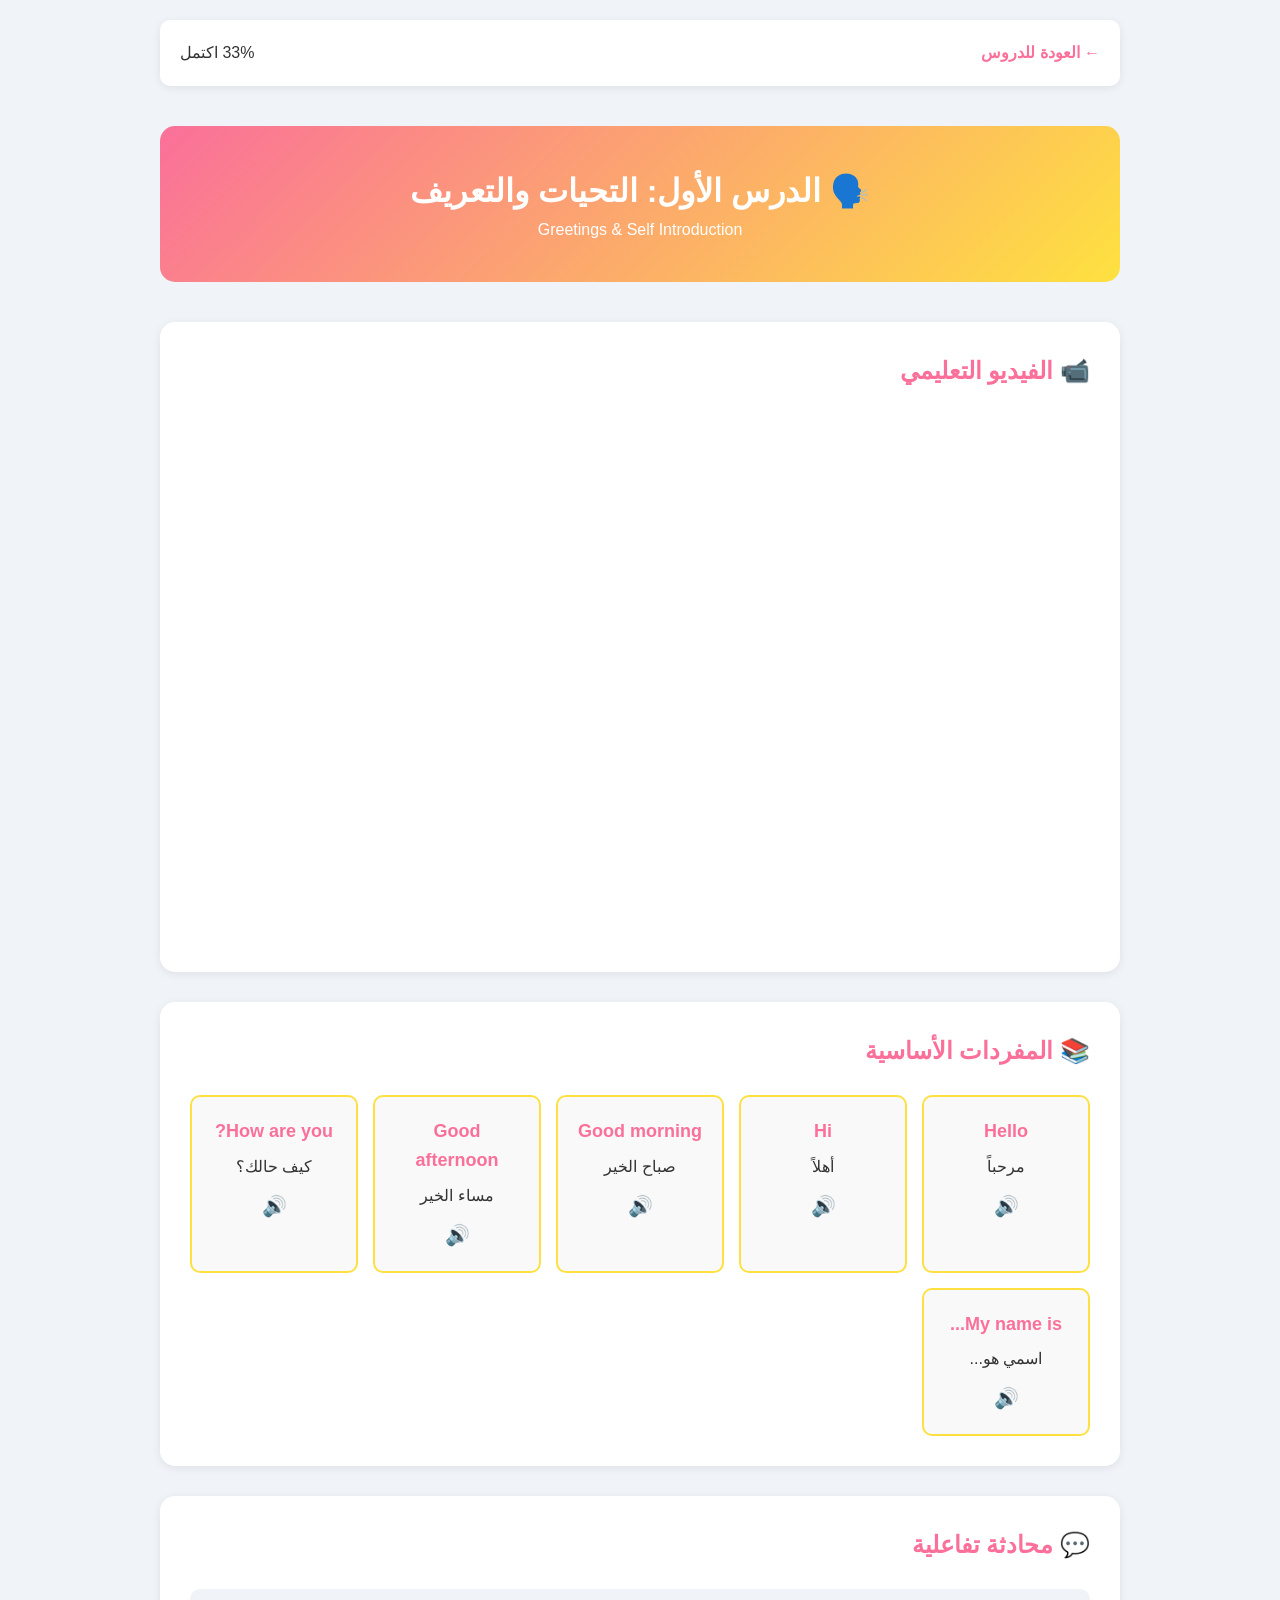
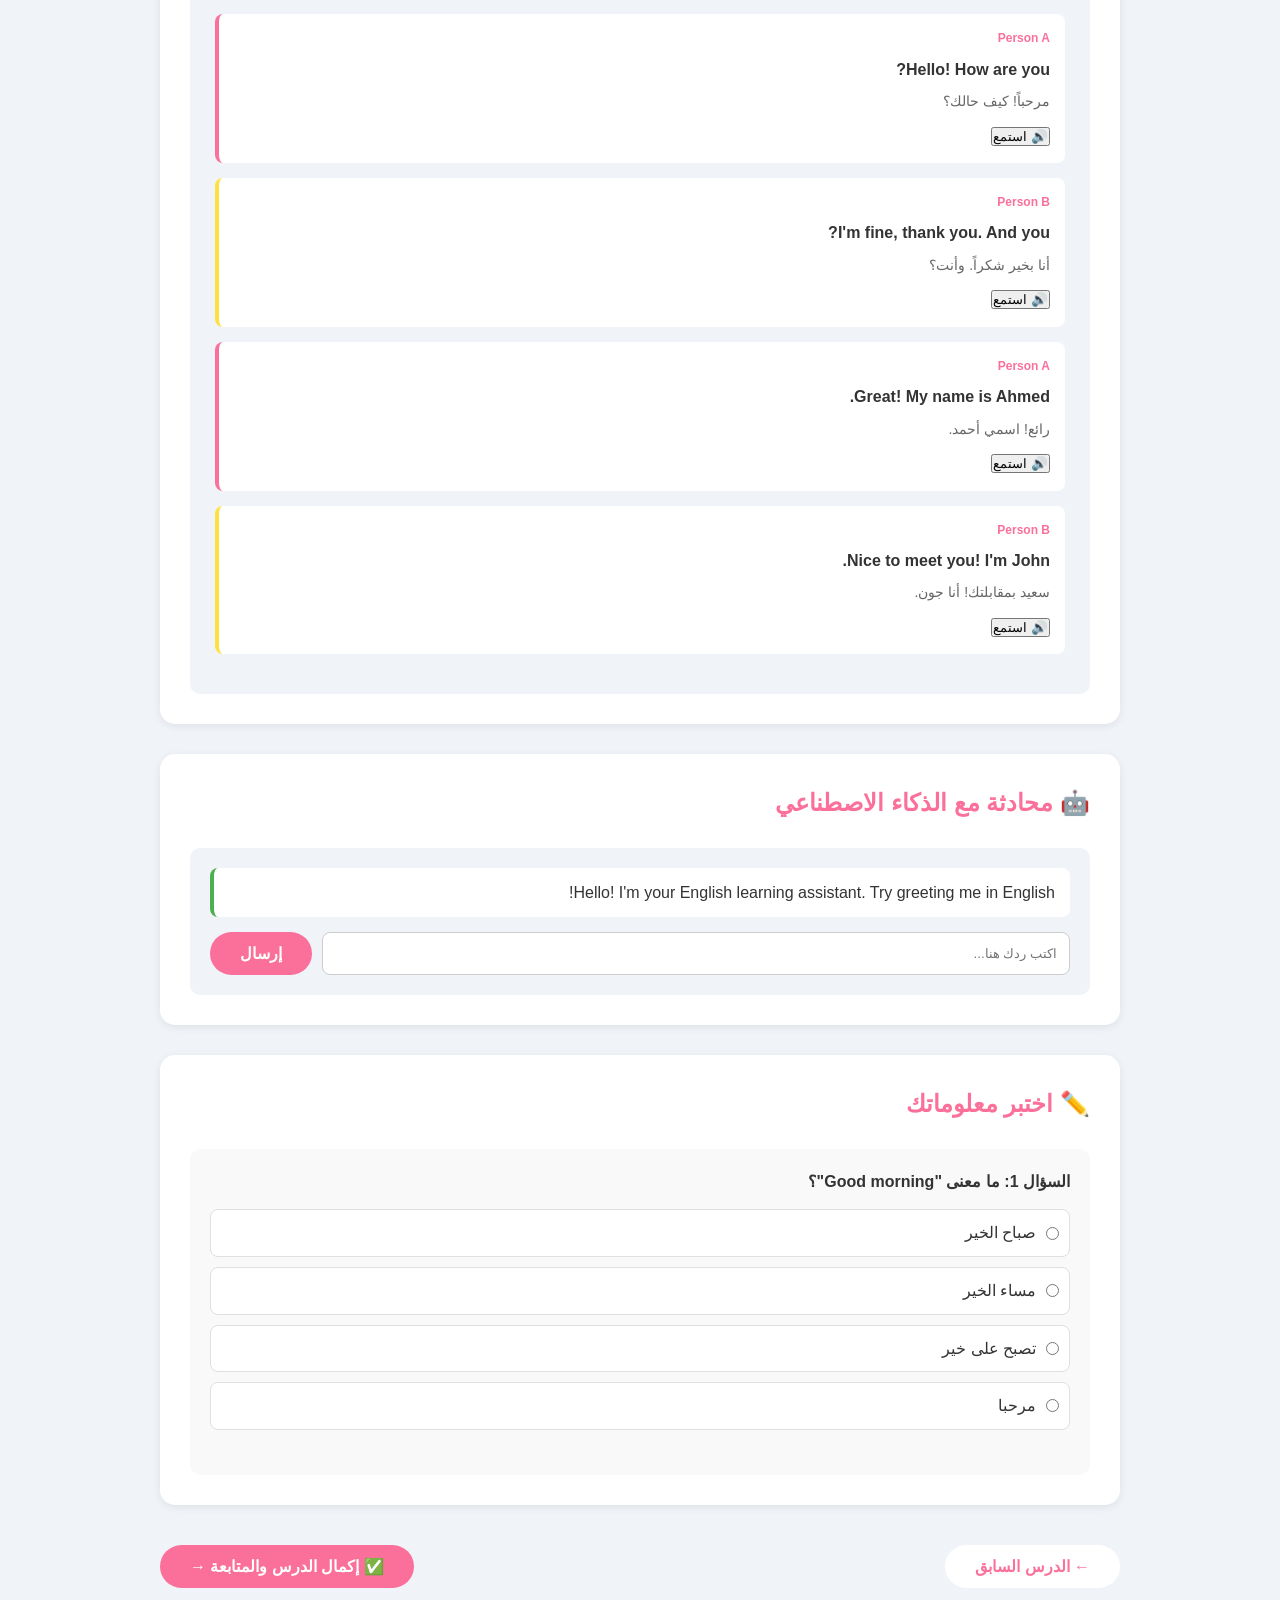
<file: lessons/beginner/lesson-1-greetings.html>
<!DOCTYPE html>
<html lang="ar" dir="rtl">
<head>
    <meta charset="UTF-8">
    <meta name="viewport" content="width=device-width, initial-scale=1.0">
    <title>الدرس 1: التحيات والتعريف - Learn English Academy</title>
    <link rel="stylesheet" href="../../css/style.css">
    <link rel="stylesheet" href="../../css/animations.css">
</head>
<body>
    <div class="lesson-container">
        <nav class="lesson-nav">
            <a href="../../dashboard.html" class="back-btn">← العودة للدروس</a>
            <div class="lesson-progress">
                <div class="progress-bar"><div class="progress-fill" style="width: 33%"></div></div>
                <span>33% اكتمل</span>
            </div>
        </nav>

        <div class="lesson-content">
            <header class="lesson-header">
                <h1>🗣️ الدرس الأول: التحيات والتعريف</h1>
                <p>Greetings & Self Introduction</p>
            </header>

            <!-- Video Section -->
            <section class="lesson-section">
                <h2>📹 الفيديو التعليمي</h2>
                <div class="video-container">
                    <iframe width="100%" height="400" src="https://www.youtube.com/embed/dQw4w9WgXcQ" frameborder="0" allowfullscreen></iframe>
                </div>
            </section>

            <!-- Vocabulary Section -->
            <section class="lesson-section">
                <h2>📚 المفردات الأساسية</h2>
                <div class="vocabulary-grid">
                    <div class="vocab-card">
                        <div class="vocab-en">Hello</div>
                        <div class="vocab-ar">مرحباً</div>
                        <div class="vocab-audio">🔊</div>
                    </div>
                    <div class="vocab-card">
                        <div class="vocab-en">Hi</div>
                        <div class="vocab-ar">أهلاً</div>
                        <div class="vocab-audio">🔊</div>
                    </div>
                    <div class="vocab-card">
                        <div class="vocab-en">Good morning</div>
                        <div class="vocab-ar">صباح الخير</div>
                        <div class="vocab-audio">🔊</div>
                    </div>
                    <div class="vocab-card">
                        <div class="vocab-en">Good afternoon</div>
                        <div class="vocab-ar">مساء الخير</div>
                        <div class="vocab-audio">🔊</div>
                    </div>
                    <div class="vocab-card">
                        <div class="vocab-en">How are you?</div>
                        <div class="vocab-ar">كيف حالك؟</div>
                        <div class="vocab-audio">🔊</div>
                    </div>
                    <div class="vocab-card">
                        <div class="vocab-en">My name is...</div>
                        <div class="vocab-ar">اسمي هو...</div>
                        <div class="vocab-audio">🔊</div>
                    </div>
                </div>
            </section>

            <!-- Dialogue Section -->
            <section class="lesson-section">
                <h2>💬 محادثة تفاعلية</h2>
                <div class="dialogue-box">
                    <div class="dialogue-item speaker1">
                        <div class="speaker-name">Person A</div>
                        <div class="dialogue-text">Hello! How are you?</div>
                        <div class="dialogue-ar">مرحباً! كيف حالك؟</div>
                        <button class="play-audio">🔊 استمع</button>
                    </div>
                    <div class="dialogue-item speaker2">
                        <div class="speaker-name">Person B</div>
                        <div class="dialogue-text">I'm fine, thank you. And you?</div>
                        <div class="dialogue-ar">أنا بخير شكراً. وأنت؟</div>
                        <button class="play-audio">🔊 استمع</button>
                    </div>
                    <div class="dialogue-item speaker1">
                        <div class="speaker-name">Person A</div>
                        <div class="dialogue-text">Great! My name is Ahmed.</div>
                        <div class="dialogue-ar">رائع! اسمي أحمد.</div>
                        <button class="play-audio">🔊 استمع</button>
                    </div>
                    <div class="dialogue-item speaker2">
                        <div class="speaker-name">Person B</div>
                        <div class="dialogue-text">Nice to meet you! I'm John.</div>
                        <div class="dialogue-ar">سعيد بمقابلتك! أنا جون.</div>
                        <button class="play-audio">🔊 استمع</button>
                    </div>
                </div>
            </section>

            <!-- AI Chat Section -->
            <section class="lesson-section">
                <h2>🤖 محادثة مع الذكاء الاصطناعي</h2>
                <div class="ai-chat-box">
                    <div class="chat-message ai-message">
                        <p>Hello! I'm your English learning assistant. Try greeting me in English!</p>
                    </div>
                    <div class="chat-input-area">
                        <input type="text" id="chatInput" placeholder="اكتب ردك هنا..." class="chat-input">
                        <button class="btn btn-primary" onclick="sendMessage()">إرسال</button>
                    </div>
                    <div id="chatResponses" class="chat-responses"></div>
                </div>
            </section>

            <!-- Quiz Section -->
            <section class="lesson-section">
                <h2>✏️ اختبر معلوماتك</h2>
                <div class="quiz-container">
                    <div class="quiz-question">
                        <h4>السؤال 1: ما معنى "Good morning"؟</h4>
                        <div class="quiz-options">
                            <label><input type="radio" name="q1"> صباح الخير</label>
                            <label><input type="radio" name="q1"> مساء الخير</label>
                            <label><input type="radio" name="q1"> تصبح على خير</label>
                            <label><input type="radio" name="q1"> مرحبا</label>
                        </div>
                    </div>
                </div>
            </section>

            <!-- Action Buttons -->
            <div class="lesson-actions">
                <button class="btn btn-secondary" onclick="previousLesson()">← الدرس السابق</button>
                <button class="btn btn-primary" onclick="completeLesson()">✅ إكمال الدرس والمتابعة →</button>
            </div>
        </div>
    </div>

    <style>
        .lesson-container {
            max-width: 1000px;
            margin: 0 auto;
            padding: 20px;
        }

        .lesson-nav {
            display: flex;
            justify-content: space-between;
            align-items: center;
            margin-bottom: 40px;
            padding: 20px;
            background: white;
            border-radius: 10px;
            box-shadow: 0 2px 8px rgba(0, 0, 0, 0.08);
        }

        .back-btn {
            color: #fa709a;
            text-decoration: none;
            font-weight: 600;
            cursor: pointer;
        }

        .lesson-header {
            background: linear-gradient(135deg, #fa709a, #fee140);
            color: white;
            padding: 40px;
            border-radius: 15px;
            text-align: center;
            margin-bottom: 40px;
        }

        .lesson-section {
            background: white;
            padding: 30px;
            border-radius: 15px;
            margin-bottom: 30px;
            box-shadow: 0 2px 8px rgba(0, 0, 0, 0.08);
        }

        .lesson-section h2 {
            color: #fa709a;
            margin-bottom: 25px;
            font-size: 24px;
        }

        .vocabulary-grid {
            display: grid;
            grid-template-columns: repeat(auto-fit, minmax(150px, 1fr));
            gap: 15px;
        }

        .vocab-card {
            background: #f9f9f9;
            padding: 20px;
            border-radius: 10px;
            text-align: center;
            border: 2px solid #fee140;
            transition: all 0.3s;
            cursor: pointer;
        }

        .vocab-card:hover {
            transform: translateY(-5px);
            box-shadow: 0 5px 15px rgba(0, 0, 0, 0.1);
        }

        .vocab-en {
            font-size: 18px;
            font-weight: bold;
            color: #fa709a;
            margin-bottom: 8px;
        }

        .vocab-ar {
            font-size: 16px;
            color: #333;
            margin-bottom: 10px;
        }

        .vocab-audio {
            font-size: 20px;
            cursor: pointer;
        }

        .dialogue-box {
            background: #f0f4f8;
            padding: 25px;
            border-radius: 10px;
        }

        .dialogue-item {
            background: white;
            padding: 15px;
            border-radius: 8px;
            margin-bottom: 15px;
            border-left: 4px solid #fa709a;
        }

        .dialogue-item.speaker2 {
            border-left-color: #fee140;
        }

        .speaker-name {
            font-weight: 600;
            color: #fa709a;
            margin-bottom: 8px;
            font-size: 12px;
        }

        .dialogue-text {
            font-weight: 600;
            color: #333;
            margin-bottom: 8px;
        }

        .dialogue-ar {
            color: #666;
            font-size: 14px;
            margin-bottom: 10px;
        }

        .ai-chat-box {
            background: #f0f4f8;
            padding: 20px;
            border-radius: 10px;
            max-height: 400px;
            overflow-y: auto;
        }

        .chat-message {
            background: white;
            padding: 12px 15px;
            border-radius: 8px;
            margin-bottom: 12px;
            border-left: 4px solid #4caf50;
        }

        .chat-input-area {
            display: flex;
            gap: 10px;
            margin-top: 15px;
        }

        .chat-input {
            flex: 1;
            padding: 12px;
            border: 1px solid #ccc;
            border-radius: 8px;
        }

        .quiz-container {
            background: #f9f9f9;
            padding: 20px;
            border-radius: 10px;
        }

        .quiz-question {
            margin-bottom: 25px;
        }

        .quiz-question h4 {
            margin-bottom: 15px;
            color: #333;
        }

        .quiz-options {
            display: flex;
            flex-direction: column;
            gap: 10px;
        }

        .quiz-options label {
            display: flex;
            align-items: center;
            padding: 10px;
            background: white;
            border-radius: 8px;
            cursor: pointer;
            border: 1px solid #e0e0e0;
        }

        .quiz-options input {
            margin-left: 10px;
        }

        .lesson-actions {
            display: flex;
            justify-content: space-between;
            gap: 15px;
            margin-top: 40px;
        }

        .video-container {
            position: relative;
            padding-bottom: 56.25%;
            height: 0;
            overflow: hidden;
            border-radius: 10px;
            margin-bottom: 20px;
        }

        .video-container iframe {
            position: absolute;
            top: 0;
            left: 0;
            width: 100%;
            height: 100%;
            border: none;
        }
    </style>

    <script src="../../js/storage.js"></script>
    <script src="../../js/main.js"></script>
    <script>
        function sendMessage() {
            const input = document.getElementById('chatInput');
            const message = input.value.trim();
            if (!message) return;

            const responses = document.getElementById('chatResponses');
            
            // Add user message
            const userMsg = document.createElement('div');
            userMsg.className = 'chat-message';
            userMsg.style.backgroundColor = '#fa709a';
            userMsg.style.color = 'white';
            userMsg.style.borderLeft = 'none';
            userMsg.innerHTML = `<p>${message}</p>`;
            responses.appendChild(userMsg);

            // Simulate AI response
            setTimeout(() => {
                const aiMsg = document.createElement('div');
                aiMsg.className = 'chat-message';
                aiMsg.innerHTML = '<p>Great job! That was a good response. Keep practicing! 👏</p>';
                responses.appendChild(aiMsg);
            }, 500);

            input.value = '';
        }

        function completeLesson() {
            let completed = storage.get('completedLessons') || [];
            if (!completed.includes('lesson-1-greetings')) {
                completed.push('lesson-1-greetings');
                storage.set('completedLessons', completed);
                showNotification('🎉 مبروك! اكتملت الدرس بنجاح!');
            }
            setTimeout(() => {
                window.location.href = '../../dashboard.html';
            }, 1500);
        }

        function previousLesson() {
            window.location.href = '../../dashboard.html';
        }
    </script>
</body>
</html>
</file>
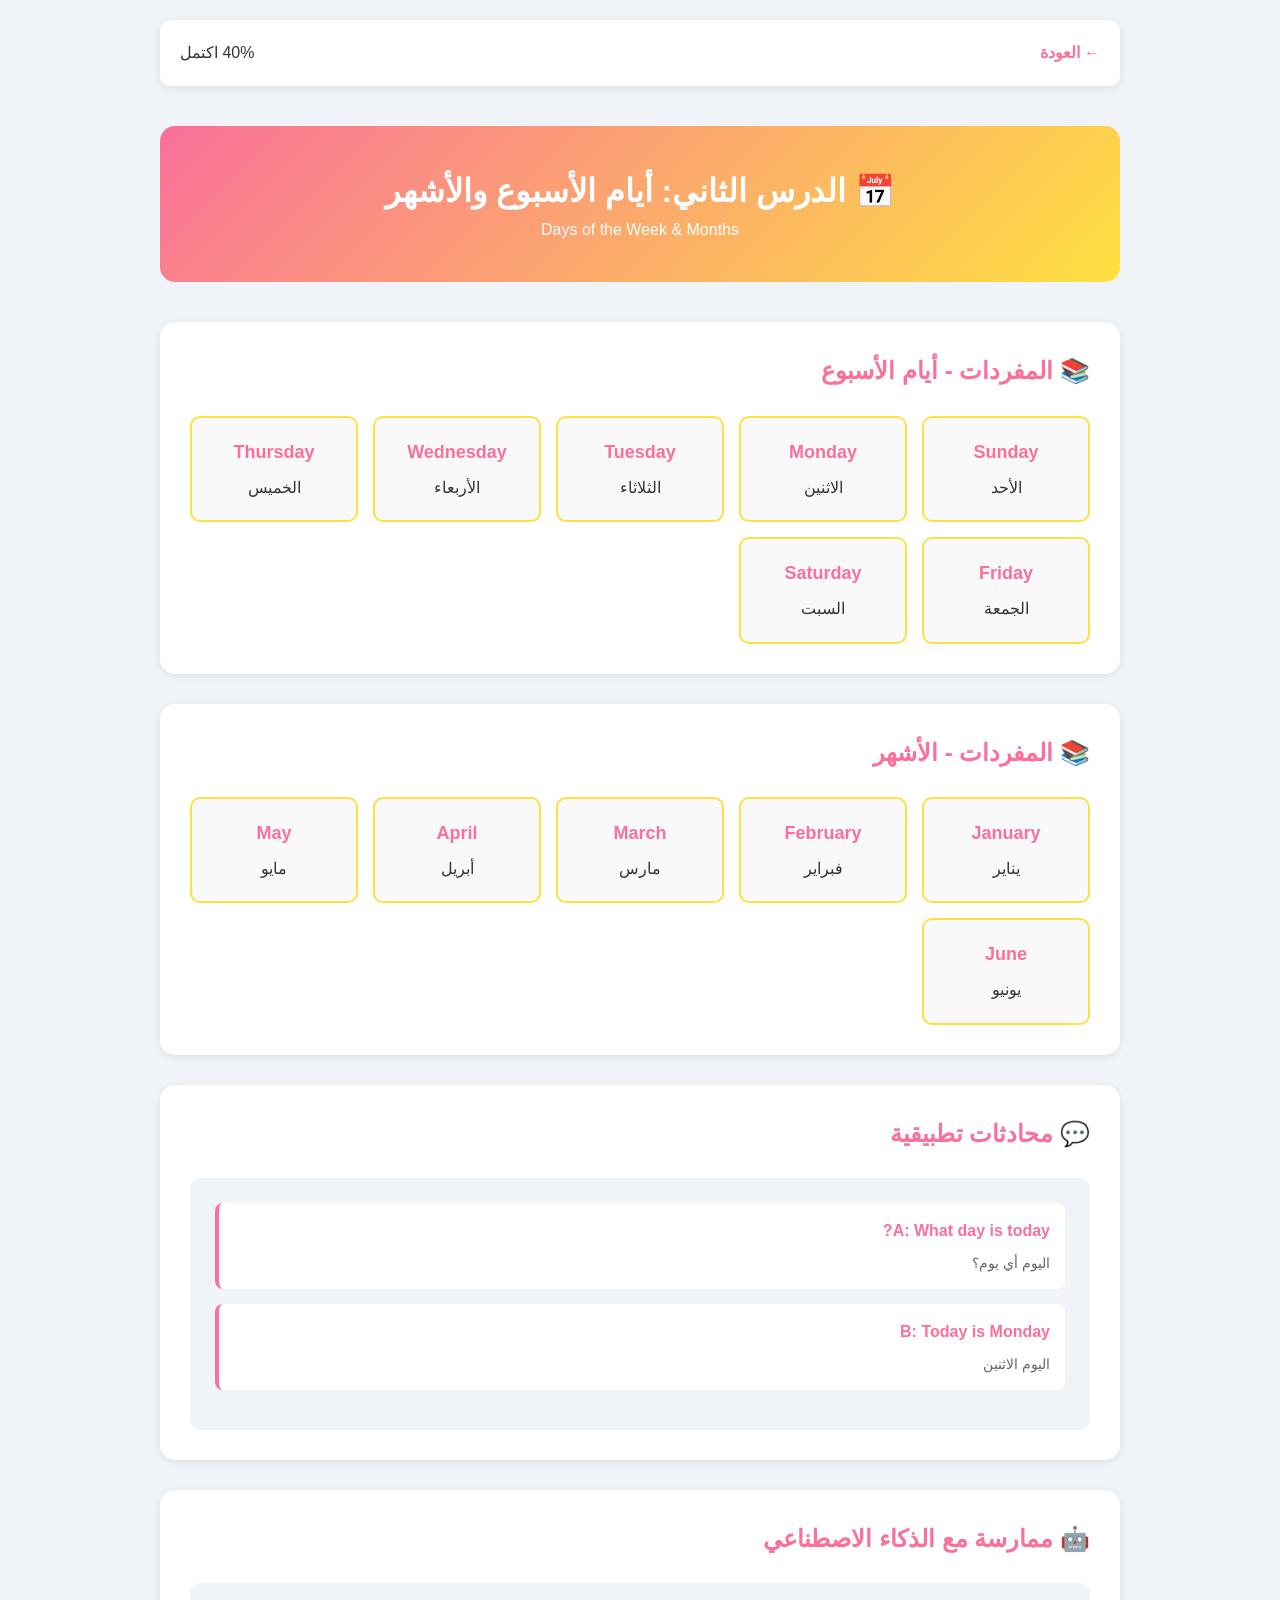
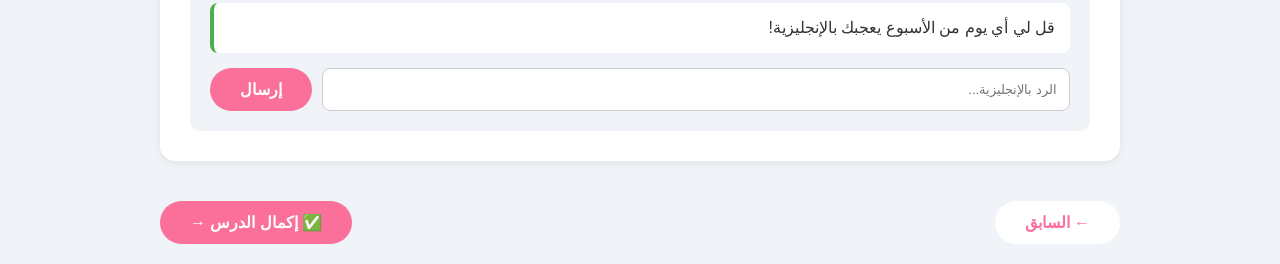
<file: lessons/beginner/lesson-2-days.html>
<!DOCTYPE html>
<html lang="ar" dir="rtl">
<head>
    <meta charset="UTF-8">
    <meta name="viewport" content="width=device-width, initial-scale=1.0">
    <title>الدرس 2: أيام الأسبوع والأشهر - Learn English Academy</title>
    <link rel="stylesheet" href="../../css/style.css">
    <link rel="stylesheet" href="../../css/animations.css">
</head>
<body>
    <div class="lesson-container">
        <nav class="lesson-nav">
            <a href="../../dashboard.html" class="back-btn">← العودة</a>
            <div class="lesson-progress">
                <div class="progress-bar"><div class="progress-fill" style="width: 40%"></div></div>
                <span>40% اكتمل</span>
            </div>
        </nav>

        <div class="lesson-content">
            <header class="lesson-header">
                <h1>📅 الدرس الثاني: أيام الأسبوع والأشهر</h1>
                <p>Days of the Week & Months</p>
            </header>

            <section class="lesson-section">
                <h2>📚 المفردات - أيام الأسبوع</h2>
                <div class="vocabulary-grid">
                    <div class="vocab-card"><div class="vocab-en">Sunday</div><div class="vocab-ar">الأحد</div></div>
                    <div class="vocab-card"><div class="vocab-en">Monday</div><div class="vocab-ar">الاثنين</div></div>
                    <div class="vocab-card"><div class="vocab-en">Tuesday</div><div class="vocab-ar">الثلاثاء</div></div>
                    <div class="vocab-card"><div class="vocab-en">Wednesday</div><div class="vocab-ar">الأربعاء</div></div>
                    <div class="vocab-card"><div class="vocab-en">Thursday</div><div class="vocab-ar">الخميس</div></div>
                    <div class="vocab-card"><div class="vocab-en">Friday</div><div class="vocab-ar">الجمعة</div></div>
                    <div class="vocab-card"><div class="vocab-en">Saturday</div><div class="vocab-ar">السبت</div></div>
                </div>
            </section>

            <section class="lesson-section">
                <h2>📚 المفردات - الأشهر</h2>
                <div class="vocabulary-grid">
                    <div class="vocab-card"><div class="vocab-en">January</div><div class="vocab-ar">يناير</div></div>
                    <div class="vocab-card"><div class="vocab-en">February</div><div class="vocab-ar">فبراير</div></div>
                    <div class="vocab-card"><div class="vocab-en">March</div><div class="vocab-ar">مارس</div></div>
                    <div class="vocab-card"><div class="vocab-en">April</div><div class="vocab-ar">أبريل</div></div>
                    <div class="vocab-card"><div class="vocab-en">May</div><div class="vocab-ar">مايو</div></div>
                    <div class="vocab-card"><div class="vocab-en">June</div><div class="vocab-ar">يونيو</div></div>
                </div>
            </section>

            <section class="lesson-section">
                <h2>💬 محادثات تطبيقية</h2>
                <div class="dialogue-box">
                    <div class="dialogue-item speaker1">
                        <div class="speaker-name">A: What day is today?</div>
                        <div class="dialogue-ar">اليوم أي يوم؟</div>
                    </div>
                    <div class="dialogue-item speaker2">
                        <div class="speaker-name">B: Today is Monday</div>
                        <div class="dialogue-ar">اليوم الاثنين</div>
                    </div>
                </div>
            </section>

            <section class="lesson-section">
                <h2>🤖 ممارسة مع الذكاء الاصطناعي</h2>
                <div class="ai-chat-box">
                    <div class="chat-message ai-message"><p>قل لي أي يوم من الأسبوع يعجبك بالإنجليزية!</p></div>
                    <div class="chat-input-area">
                        <input type="text" id="chatInput" placeholder="الرد بالإنجليزية..." class="chat-input">
                        <button class="btn btn-primary" onclick="sendMessage()">إرسال</button>
                    </div>
                </div>
            </section>

            <div class="lesson-actions">
                <button class="btn btn-secondary" onclick="previousLesson()">← السابق</button>
                <button class="btn btn-primary" onclick="completeLesson()">✅ إكمال الدرس →</button>
            </div>
        </div>
    </div>

    <style>
        .lesson-container { max-width: 1000px; margin: 0 auto; padding: 20px; }
        .lesson-nav { display: flex; justify-content: space-between; align-items: center; margin-bottom: 40px; padding: 20px; background: white; border-radius: 10px; box-shadow: 0 2px 8px rgba(0, 0, 0, 0.08); }
        .back-btn { color: #fa709a; text-decoration: none; font-weight: 600; cursor: pointer; }
        .lesson-header { background: linear-gradient(135deg, #fa709a, #fee140); color: white; padding: 40px; border-radius: 15px; text-align: center; margin-bottom: 40px; }
        .lesson-section { background: white; padding: 30px; border-radius: 15px; margin-bottom: 30px; box-shadow: 0 2px 8px rgba(0, 0, 0, 0.08); }
        .lesson-section h2 { color: #fa709a; margin-bottom: 25px; }
        .vocabulary-grid { display: grid; grid-template-columns: repeat(auto-fit, minmax(150px, 1fr)); gap: 15px; }
        .vocab-card { background: #f9f9f9; padding: 20px; border-radius: 10px; text-align: center; border: 2px solid #fee140; transition: all 0.3s; cursor: pointer; }
        .vocab-card:hover { transform: translateY(-5px); box-shadow: 0 5px 15px rgba(0, 0, 0, 0.1); }
        .vocab-en { font-size: 18px; font-weight: bold; color: #fa709a; margin-bottom: 8px; }
        .vocab-ar { font-size: 16px; color: #333; }
        .dialogue-box { background: #f0f4f8; padding: 25px; border-radius: 10px; }
        .dialogue-item { background: white; padding: 15px; border-radius: 8px; margin-bottom: 15px; border-left: 4px solid #fa709a; }
        .speaker-name { font-weight: 600; color: #fa709a; margin-bottom: 8px; }
        .dialogue-ar { color: #666; font-size: 14px; }
        .ai-chat-box { background: #f0f4f8; padding: 20px; border-radius: 10px; }
        .chat-message { background: white; padding: 12px 15px; border-radius: 8px; margin-bottom: 12px; border-left: 4px solid #4caf50; }
        .chat-input-area { display: flex; gap: 10px; margin-top: 15px; }
        .chat-input { flex: 1; padding: 12px; border: 1px solid #ccc; border-radius: 8px; }
        .lesson-actions { display: flex; justify-content: space-between; gap: 15px; margin-top: 40px; }
    </style>

    <script src="../../js/storage.js"></script>
    <script src="../../js/main.js"></script>
    <script>
        function sendMessage() {
            const input = document.getElementById('chatInput');
            const message = input.value.trim();
            if (!message) return;
            showNotification('رد رائع!');
            input.value = '';
        }
        function completeLesson() {
            showNotification('مبروك!');
            setTimeout(() => { window.location.href = '../../dashboard.html'; }, 1500);
        }
        function previousLesson() { window.location.href = 'lesson-1-greetings.html'; }
    </script>
</body>
</html>
</file>
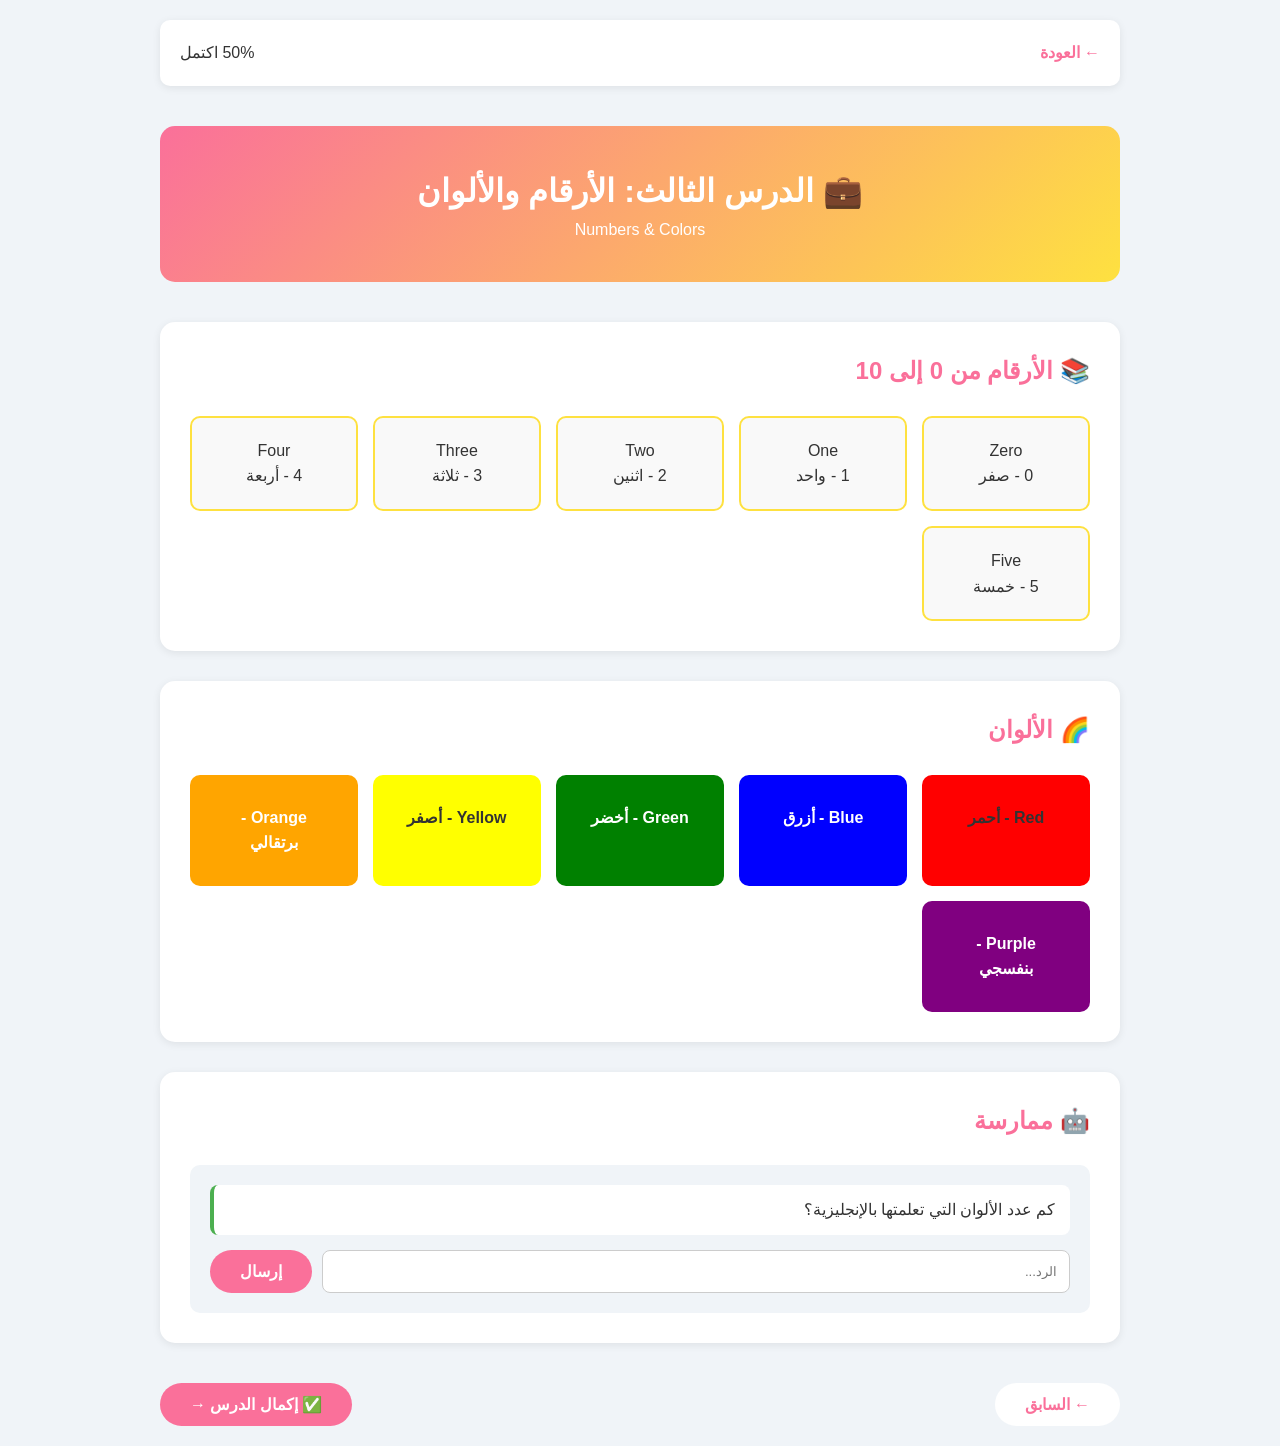
<file: lessons/beginner/lesson-3-numbers.html>
<!DOCTYPE html>
<html lang="ar" dir="rtl">
<head>
    <meta charset="UTF-8">
    <meta name="viewport" content="width=device-width, initial-scale=1.0">
    <title>الدرس 3: الأرقام والألوان - Learn English Academy</title>
    <link rel="stylesheet" href="../../css/style.css">
    <link rel="stylesheet" href="../../css/animations.css">
</head>
<body>
    <div class="lesson-container">
        <nav class="lesson-nav">
            <a href="../../dashboard.html" class="back-btn">← العودة</a>
            <div class="lesson-progress">
                <div class="progress-bar"><div class="progress-fill" style="width: 50%"></div></div>
                <span>50% اكتمل</span>
            </div>
        </nav>

        <div class="lesson-content">
            <header class="lesson-header">
                <h1>💼 الدرس الثالث: الأرقام والألوان</h1>
                <p>Numbers & Colors</p>
            </header>

            <section class="lesson-section">
                <h2>📚 الأرقام من 0 إلى 10</h2>
                <div class="vocabulary-grid">
                    <div class="vocab-card"><div class="vocab-en">Zero</div><div class="vocab-ar">0 - صفر</div></div>
                    <div class="vocab-card"><div class="vocab-en">One</div><div class="vocab-ar">1 - واحد</div></div>
                    <div class="vocab-card"><div class="vocab-en">Two</div><div class="vocab-ar">2 - اثنين</div></div>
                    <div class="vocab-card"><div class="vocab-en">Three</div><div class="vocab-ar">3 - ثلاثة</div></div>
                    <div class="vocab-card"><div class="vocab-en">Four</div><div class="vocab-ar">4 - أربعة</div></div>
                    <div class="vocab-card"><div class="vocab-en">Five</div><div class="vocab-ar">5 - خمسة</div></div>
                </div>
            </section>

            <section class="lesson-section">
                <h2>🌈 الألوان</h2>
                <div class="colors-grid">
                    <div class="color-card" style="background: red;"><div>Red - أحمر</div></div>
                    <div class="color-card" style="background: blue;"><div style="color: white;">Blue - أزرق</div></div>
                    <div class="color-card" style="background: green;"><div style="color: white;">Green - أخضر</div></div>
                    <div class="color-card" style="background: yellow;"><div>Yellow - أصفر</div></div>
                    <div class="color-card" style="background: orange;"><div style="color: white;">Orange - برتقالي</div></div>
                    <div class="color-card" style="background: purple;"><div style="color: white;">Purple - بنفسجي</div></div>
                </div>
            </section>

            <section class="lesson-section">
                <h2>🤖 ممارسة</h2>
                <div class="ai-chat-box">
                    <div class="chat-message ai-message"><p>كم عدد الألوان التي تعلمتها بالإنجليزية؟</p></div>
                    <div class="chat-input-area">
                        <input type="text" id="chatInput" placeholder="الرد..." class="chat-input">
                        <button class="btn btn-primary" onclick="sendMessage()">إرسال</button>
                    </div>
                </div>
            </section>

            <div class="lesson-actions">
                <button class="btn btn-secondary" onclick="previousLesson()">← السابق</button>
                <button class="btn btn-primary" onclick="completeLesson()">✅ إكمال الدرس →</button>
            </div>
        </div>
    </div>

    <style>
        .lesson-container { max-width: 1000px; margin: 0 auto; padding: 20px; }
        .lesson-nav { display: flex; justify-content: space-between; align-items: center; margin-bottom: 40px; padding: 20px; background: white; border-radius: 10px; box-shadow: 0 2px 8px rgba(0, 0, 0, 0.08); }
        .back-btn { color: #fa709a; text-decoration: none; font-weight: 600; cursor: pointer; }
        .lesson-header { background: linear-gradient(135deg, #fa709a, #fee140); color: white; padding: 40px; border-radius: 15px; text-align: center; margin-bottom: 40px; }
        .lesson-section { background: white; padding: 30px; border-radius: 15px; margin-bottom: 30px; box-shadow: 0 2px 8px rgba(0, 0, 0, 0.08); }
        .lesson-section h2 { color: #fa709a; margin-bottom: 25px; }
        .vocabulary-grid { display: grid; grid-template-columns: repeat(auto-fit, minmax(150px, 1fr)); gap: 15px; }
        .vocab-card { background: #f9f9f9; padding: 20px; border-radius: 10px; text-align: center; border: 2px solid #fee140; transition: all 0.3s; }
        .colors-grid { display: grid; grid-template-columns: repeat(auto-fit, minmax(150px, 1fr)); gap: 15px; }
        .color-card { padding: 30px; border-radius: 10px; text-align: center; font-weight: bold; cursor: pointer; transition: all 0.3s; }
        .color-card:hover { transform: scale(1.05); }
        .ai-chat-box { background: #f0f4f8; padding: 20px; border-radius: 10px; }
        .chat-message { background: white; padding: 12px 15px; border-radius: 8px; margin-bottom: 12px; border-left: 4px solid #4caf50; }
        .chat-input-area { display: flex; gap: 10px; margin-top: 15px; }
        .chat-input { flex: 1; padding: 12px; border: 1px solid #ccc; border-radius: 8px; }
        .lesson-actions { display: flex; justify-content: space-between; gap: 15px; margin-top: 40px; }
    </style>

    <script src="../../js/storage.js"></script>
    <script src="../../js/main.js"></script>
    <script>
        function sendMessage() { showNotification('رد رائع!'); document.getElementById('chatInput').value = ''; }
        function completeLesson() { showNotification('مبروك!'); setTimeout(() => { window.location.href = '../../dashboard.html'; }, 1500); }
        function previousLesson() { window.location.href = 'lesson-2-days.html'; }
    </script>
</body>
</html>
</file>
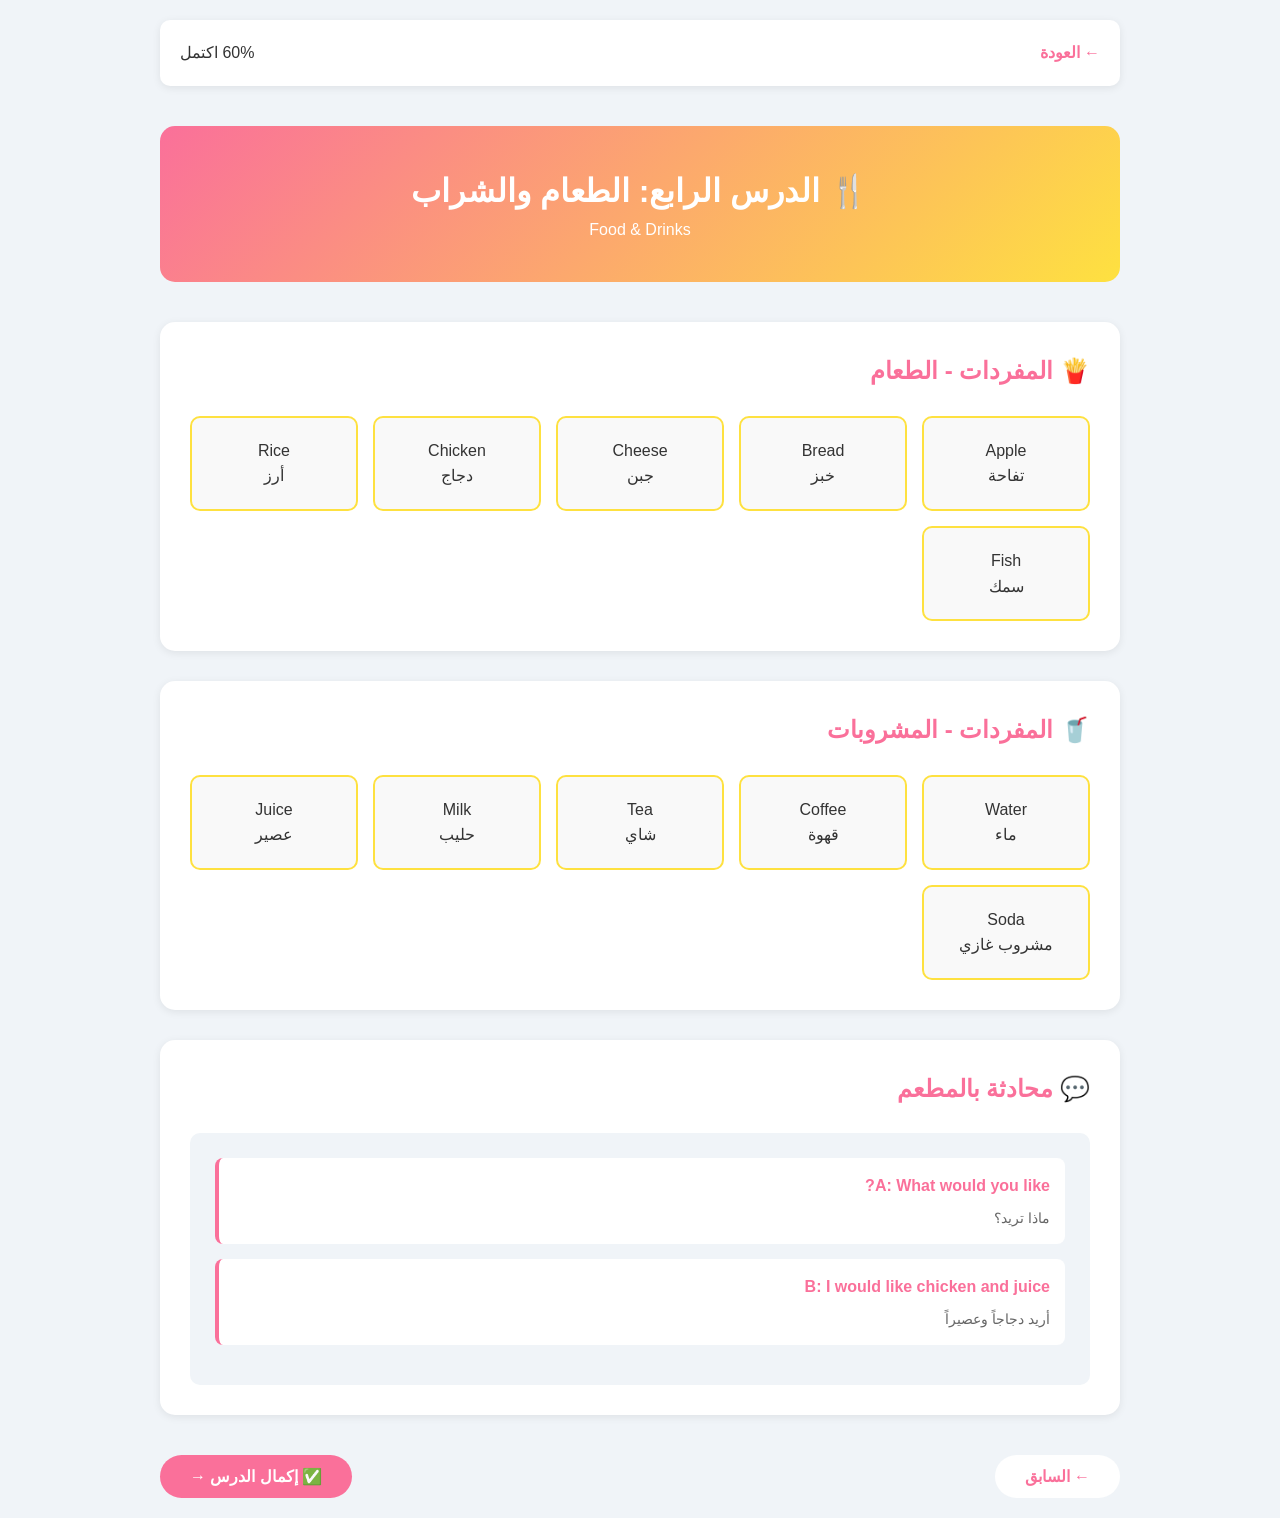
<file: lessons/beginner/lesson-4-food.html>
<!DOCTYPE html>
<html lang="ar" dir="rtl">
<head>
    <meta charset="UTF-8">
    <meta name="viewport" content="width=device-width, initial-scale=1.0">
    <title>الدرس 4: الطعام والشراب - Learn English Academy</title>
    <link rel="stylesheet" href="../../css/style.css">
    <link rel="stylesheet" href="../../css/animations.css">
</head>
<body>
    <div class="lesson-container">
        <nav class="lesson-nav">
            <a href="../../dashboard.html" class="back-btn">← العودة</a>
            <div class="lesson-progress">
                <div class="progress-bar"><div class="progress-fill" style="width: 60%"></div></div>
                <span>60% اكتمل</span>
            </div>
        </nav>

        <div class="lesson-content">
            <header class="lesson-header">
                <h1>🍴 الدرس الرابع: الطعام والشراب</h1>
                <p>Food & Drinks</p>
            </header>

            <section class="lesson-section">
                <h2>🍟 المفردات - الطعام</h2>
                <div class="vocabulary-grid">
                    <div class="vocab-card"><div class="vocab-en">Apple</div><div class="vocab-ar">تفاحة</div></div>
                    <div class="vocab-card"><div class="vocab-en">Bread</div><div class="vocab-ar">خبز</div></div>
                    <div class="vocab-card"><div class="vocab-en">Cheese</div><div class="vocab-ar">جبن</div></div>
                    <div class="vocab-card"><div class="vocab-en">Chicken</div><div class="vocab-ar">دجاج</div></div>
                    <div class="vocab-card"><div class="vocab-en">Rice</div><div class="vocab-ar">أرز</div></div>
                    <div class="vocab-card"><div class="vocab-en">Fish</div><div class="vocab-ar">سمك</div></div>
                </div>
            </section>

            <section class="lesson-section">
                <h2>🥤 المفردات - المشروبات</h2>
                <div class="vocabulary-grid">
                    <div class="vocab-card"><div class="vocab-en">Water</div><div class="vocab-ar">ماء</div></div>
                    <div class="vocab-card"><div class="vocab-en">Coffee</div><div class="vocab-ar">قهوة</div></div>
                    <div class="vocab-card"><div class="vocab-en">Tea</div><div class="vocab-ar">شاي</div></div>
                    <div class="vocab-card"><div class="vocab-en">Milk</div><div class="vocab-ar">حليب</div></div>
                    <div class="vocab-card"><div class="vocab-en">Juice</div><div class="vocab-ar">عصير</div></div>
                    <div class="vocab-card"><div class="vocab-en">Soda</div><div class="vocab-ar">مشروب غازي</div></div>
                </div>
            </section>

            <section class="lesson-section">
                <h2>💬 محادثة بالمطعم</h2>
                <div class="dialogue-box">
                    <div class="dialogue-item speaker1">
                        <div class="speaker-name">A: What would you like?</div>
                        <div class="dialogue-ar">ماذا تريد؟</div>
                    </div>
                    <div class="dialogue-item speaker2">
                        <div class="speaker-name">B: I would like chicken and juice</div>
                        <div class="dialogue-ar">أريد دجاجاً وعصيراً</div>
                    </div>
                </div>
            </section>

            <div class="lesson-actions">
                <button class="btn btn-secondary" onclick="previousLesson()">← السابق</button>
                <button class="btn btn-primary" onclick="completeLesson()">✅ إكمال الدرس →</button>
            </div>
        </div>
    </div>

    <style>
        .lesson-container { max-width: 1000px; margin: 0 auto; padding: 20px; }
        .lesson-nav { display: flex; justify-content: space-between; align-items: center; margin-bottom: 40px; padding: 20px; background: white; border-radius: 10px; box-shadow: 0 2px 8px rgba(0, 0, 0, 0.08); }
        .back-btn { color: #fa709a; text-decoration: none; font-weight: 600; cursor: pointer; }
        .lesson-header { background: linear-gradient(135deg, #fa709a, #fee140); color: white; padding: 40px; border-radius: 15px; text-align: center; margin-bottom: 40px; }
        .lesson-section { background: white; padding: 30px; border-radius: 15px; margin-bottom: 30px; box-shadow: 0 2px 8px rgba(0, 0, 0, 0.08); }
        .lesson-section h2 { color: #fa709a; margin-bottom: 25px; }
        .vocabulary-grid { display: grid; grid-template-columns: repeat(auto-fit, minmax(150px, 1fr)); gap: 15px; }
        .vocab-card { background: #f9f9f9; padding: 20px; border-radius: 10px; text-align: center; border: 2px solid #fee140; }
        .dialogue-box { background: #f0f4f8; padding: 25px; border-radius: 10px; }
        .dialogue-item { background: white; padding: 15px; border-radius: 8px; margin-bottom: 15px; border-left: 4px solid #fa709a; }
        .speaker-name { font-weight: 600; color: #fa709a; margin-bottom: 8px; }
        .dialogue-ar { color: #666; font-size: 14px; }
        .lesson-actions { display: flex; justify-content: space-between; gap: 15px; margin-top: 40px; }
    </style>

    <script src="../../js/storage.js"></script>
    <script src="../../js/main.js"></script>
    <script>
        function completeLesson() { showNotification('مبروك!'); setTimeout(() => { window.location.href = '../../dashboard.html'; }, 1500); }
        function previousLesson() { window.location.href = 'lesson-3-numbers.html'; }
    </script>
</body>
</html>
</file>
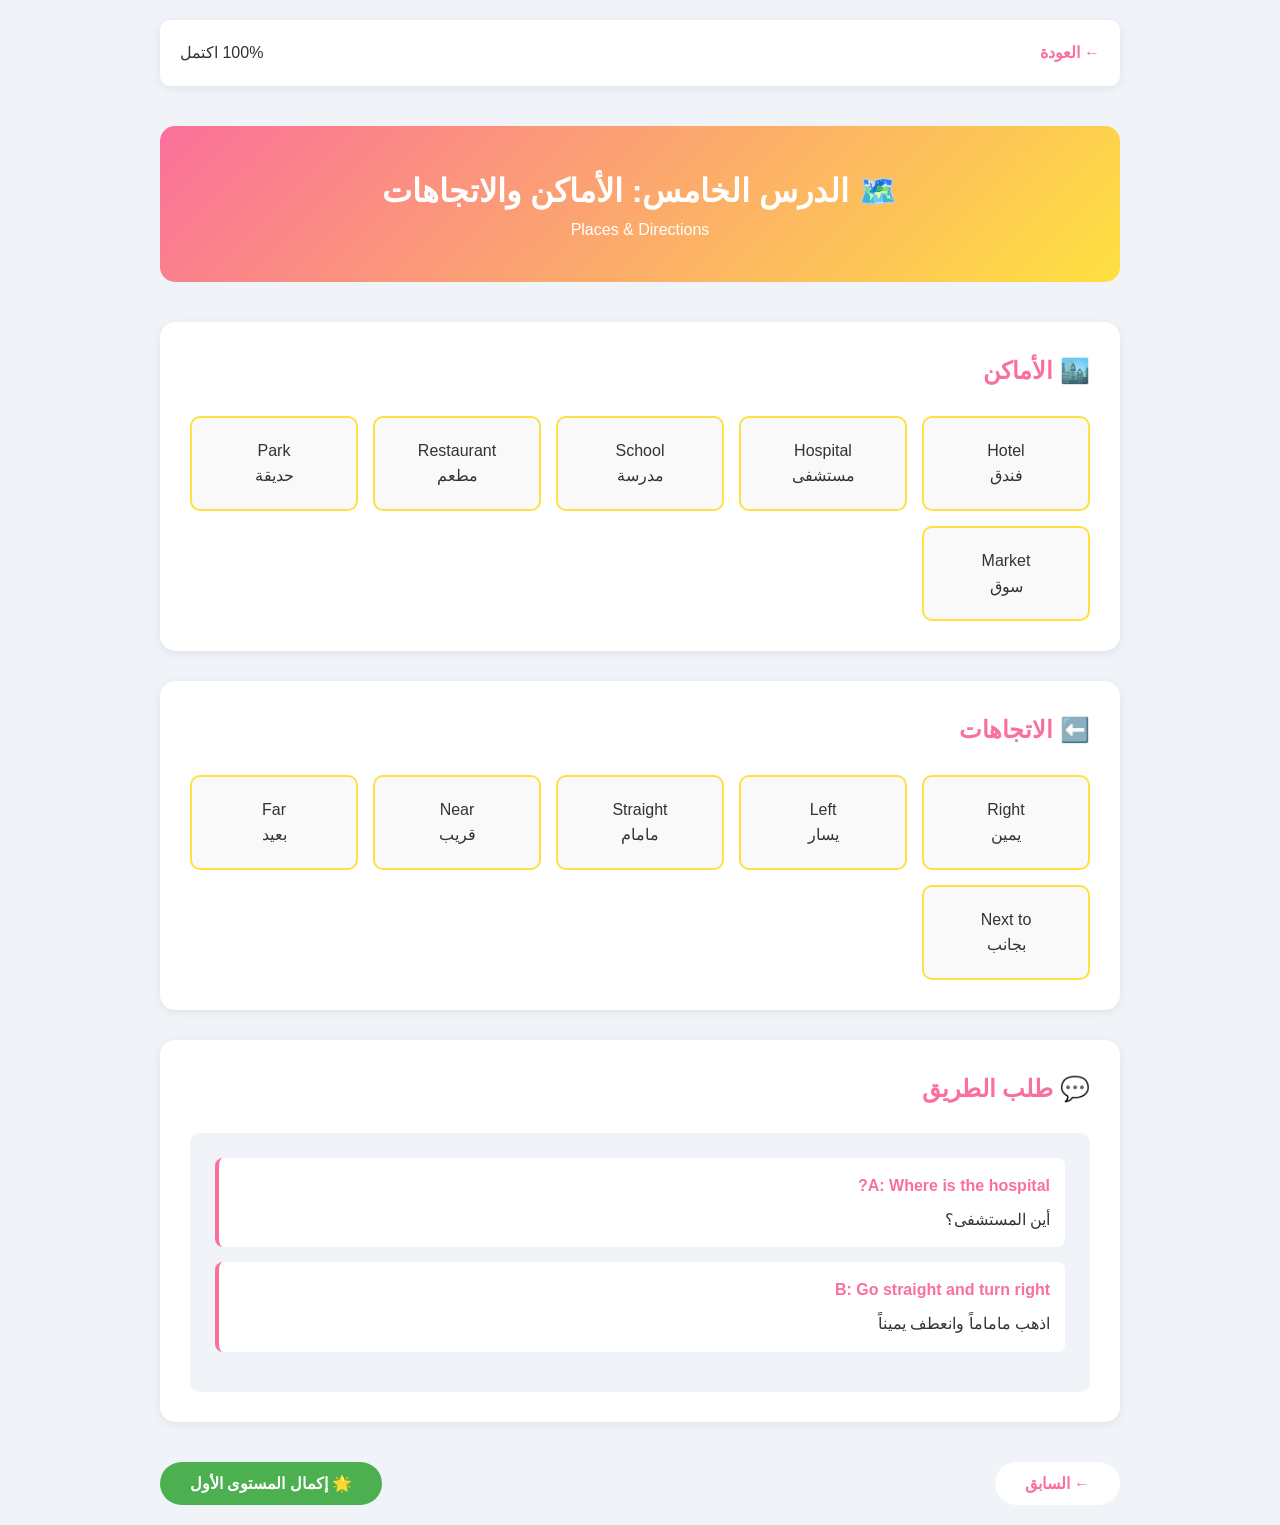
<file: lessons/beginner/lesson-5-places.html>
<!DOCTYPE html>
<html lang="ar" dir="rtl">
<head>
    <meta charset="UTF-8">
    <meta name="viewport" content="width=device-width, initial-scale=1.0">
    <title>الدرس 5: الأماكن والاتجاهات - Learn English Academy</title>
    <link rel="stylesheet" href="../../css/style.css">
    <link rel="stylesheet" href="../../css/animations.css">
</head>
<body>
    <div class="lesson-container">
        <nav class="lesson-nav">
            <a href="../../dashboard.html" class="back-btn">← العودة</a>
            <div class="lesson-progress">
                <div class="progress-bar"><div class="progress-fill" style="width: 100%"></div></div>
                <span>100% اكتمل</span>
            </div>
        </nav>

        <div class="lesson-content">
            <header class="lesson-header">
                <h1>🗺️ الدرس الخامس: الأماكن والاتجاهات</h1>
                <p>Places & Directions</p>
            </header>

            <section class="lesson-section">
                <h2>🏙️ الأماكن</h2>
                <div class="vocabulary-grid">
                    <div class="vocab-card"><div class="vocab-en">Hotel</div><div class="vocab-ar">فندق</div></div>
                    <div class="vocab-card"><div class="vocab-en">Hospital</div><div class="vocab-ar">مستشفى</div></div>
                    <div class="vocab-card"><div class="vocab-en">School</div><div class="vocab-ar">مدرسة</div></div>
                    <div class="vocab-card"><div class="vocab-en">Restaurant</div><div class="vocab-ar">مطعم</div></div>
                    <div class="vocab-card"><div class="vocab-en">Park</div><div class="vocab-ar">حديقة</div></div>
                    <div class="vocab-card"><div class="vocab-en">Market</div><div class="vocab-ar">سوق</div></div>
                </div>
            </section>

            <section class="lesson-section">
                <h2>⬅️ الاتجاهات</h2>
                <div class="vocabulary-grid">
                    <div class="vocab-card"><div class="vocab-en">Right</div><div class="vocab-ar">يمين</div></div>
                    <div class="vocab-card"><div class="vocab-en">Left</div><div class="vocab-ar">يسار</div></div>
                    <div class="vocab-card"><div class="vocab-en">Straight</div><div class="vocab-ar">مامام</div></div>
                    <div class="vocab-card"><div class="vocab-en">Near</div><div class="vocab-ar">قريب</div></div>
                    <div class="vocab-card"><div class="vocab-en">Far</div><div class="vocab-ar">بعيد</div></div>
                    <div class="vocab-card"><div class="vocab-en">Next to</div><div class="vocab-ar">بجانب</div></div>
                </div>
            </section>

            <section class="lesson-section">
                <h2>💬 طلب الطريق</h2>
                <div class="dialogue-box">
                    <div class="dialogue-item speaker1">
                        <div class="speaker-name">A: Where is the hospital?</div>
                        <div class="dialogue-ar">أين المستشفى؟</div>
                    </div>
                    <div class="dialogue-item speaker2">
                        <div class="speaker-name">B: Go straight and turn right</div>
                        <div class="dialogue-ar">اذهب ماماماً وانعطف يميناً</div>
                    </div>
                </div>
            </section>

            <div class="lesson-actions">
                <button class="btn btn-secondary" onclick="previousLesson()">← السابق</button>
                <button class="btn btn-success" onclick="completeCourse()">🌟 إكمال المستوى الأول</button>
            </div>
        </div>
    </div>

    <style>
        .lesson-container { max-width: 1000px; margin: 0 auto; padding: 20px; }
        .lesson-nav { display: flex; justify-content: space-between; align-items: center; margin-bottom: 40px; padding: 20px; background: white; border-radius: 10px; box-shadow: 0 2px 8px rgba(0, 0, 0, 0.08); }
        .back-btn { color: #fa709a; text-decoration: none; font-weight: 600; }
        .lesson-header { background: linear-gradient(135deg, #fa709a, #fee140); color: white; padding: 40px; border-radius: 15px; text-align: center; margin-bottom: 40px; }
        .lesson-section { background: white; padding: 30px; border-radius: 15px; margin-bottom: 30px; box-shadow: 0 2px 8px rgba(0, 0, 0, 0.08); }
        .lesson-section h2 { color: #fa709a; margin-bottom: 25px; }
        .vocabulary-grid { display: grid; grid-template-columns: repeat(auto-fit, minmax(150px, 1fr)); gap: 15px; }
        .vocab-card { background: #f9f9f9; padding: 20px; border-radius: 10px; text-align: center; border: 2px solid #fee140; }
        .dialogue-box { background: #f0f4f8; padding: 25px; border-radius: 10px; }
        .dialogue-item { background: white; padding: 15px; border-radius: 8px; margin-bottom: 15px; border-left: 4px solid #fa709a; }
        .speaker-name { font-weight: 600; color: #fa709a; margin-bottom: 8px; }
        .lesson-actions { display: flex; justify-content: space-between; gap: 15px; margin-top: 40px; }
        .btn-success { background: #4caf50; color: white; }
    </style>

    <script src="../../js/storage.js"></script>
    <script src="../../js/main.js"></script>
    <script>
        function completeCourse() { 
            showNotification('مبروك! إكملت المستوى الأول!');
            let completed = storage.get('completedLessons') || [];
            completed = ['lesson-1', 'lesson-2', 'lesson-3', 'lesson-4', 'lesson-5'];
            storage.set('completedLessons', completed);
            setTimeout(() => { window.location.href = '../../dashboard.html'; }, 2000);
        }
        function previousLesson() { window.location.href = 'lesson-4-food.html'; }
    </script>
</body>
</html>
</file>
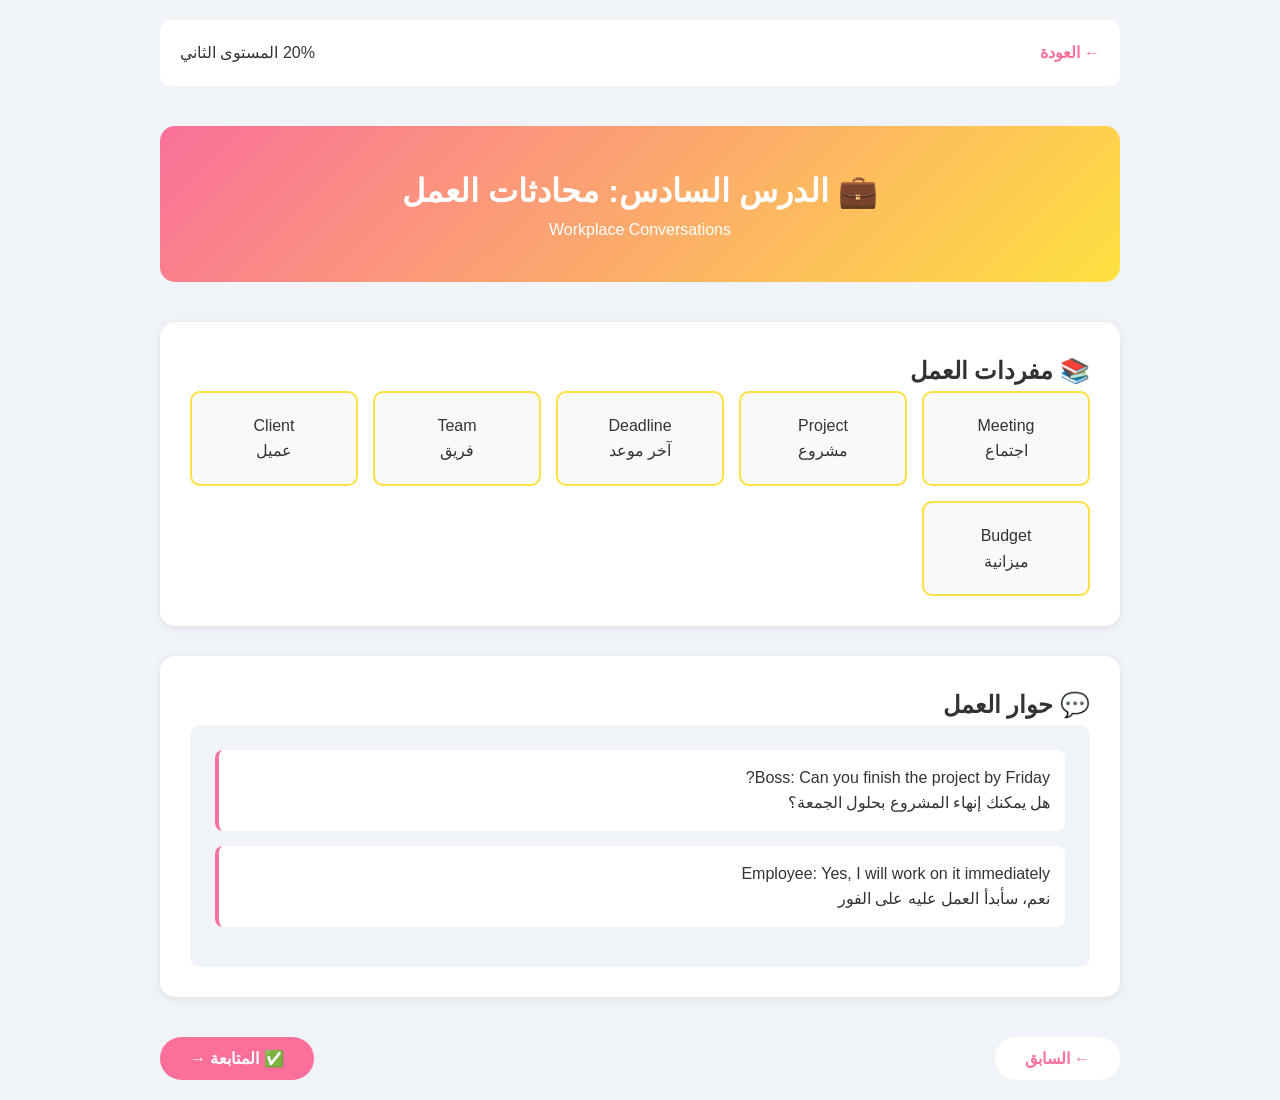
<file: lessons/intermediate/lesson-6-work.html>
<!DOCTYPE html>
<html lang="ar" dir="rtl">
<head>
    <meta charset="UTF-8">
    <meta name="viewport" content="width=device-width, initial-scale=1.0">
    <title>الدرس 6: محادثات العمل - Learn English Academy</title>
    <link rel="stylesheet" href="../../css/style.css">
    <link rel="stylesheet" href="../../css/animations.css">
</head>
<body>
    <div class="lesson-container">
        <nav class="lesson-nav">
            <a href="../../dashboard.html" class="back-btn">← العودة</a>
            <div class="lesson-progress">
                <div class="progress-bar"><div class="progress-fill" style="width: 20%"></div></div>
                <span>20% المستوى الثاني</span>
            </div>
        </nav>

        <div class="lesson-content">
            <header class="lesson-header">
                <h1>💼 الدرس السادس: محادثات العمل</h1>
                <p>Workplace Conversations</p>
            </header>

            <section class="lesson-section">
                <h2>📚 مفردات العمل</h2>
                <div class="vocabulary-grid">
                    <div class="vocab-card"><div class="vocab-en">Meeting</div><div class="vocab-ar">اجتماع</div></div>
                    <div class="vocab-card"><div class="vocab-en">Project</div><div class="vocab-ar">مشروع</div></div>
                    <div class="vocab-card"><div class="vocab-en">Deadline</div><div class="vocab-ar">آخر موعد</div></div>
                    <div class="vocab-card"><div class="vocab-en">Team</div><div class="vocab-ar">فريق</div></div>
                    <div class="vocab-card"><div class="vocab-en">Client</div><div class="vocab-ar">عميل</div></div>
                    <div class="vocab-card"><div class="vocab-en">Budget</div><div class="vocab-ar">ميزانية</div></div>
                </div>
            </section>

            <section class="lesson-section">
                <h2>💬 حوار العمل</h2>
                <div class="dialogue-box">
                    <div class="dialogue-item speaker1">
                        <div class="speaker-name">Boss: Can you finish the project by Friday?</div>
                        <div class="dialogue-ar">هل يمكنك إنهاء المشروع بحلول الجمعة؟</div>
                    </div>
                    <div class="dialogue-item speaker2">
                        <div class="speaker-name">Employee: Yes, I will work on it immediately</div>
                        <div class="dialogue-ar">نعم، سأبدأ العمل عليه على الفور</div>
                    </div>
                </div>
            </section>

            <div class="lesson-actions">
                <button class="btn btn-secondary" onclick="previousLesson()">← السابق</button>
                <button class="btn btn-primary" onclick="completeLesson()">✅ المتابعة →</button>
            </div>
        </div>
    </div>

    <style>
        .lesson-container { max-width: 1000px; margin: 0 auto; padding: 20px; }
        .lesson-nav { display: flex; justify-content: space-between; align-items: center; margin-bottom: 40px; padding: 20px; background: white; border-radius: 10px; }
        .back-btn { color: #fa709a; text-decoration: none; font-weight: 600; }
        .lesson-header { background: linear-gradient(135deg, #fa709a, #fee140); color: white; padding: 40px; border-radius: 15px; text-align: center; margin-bottom: 40px; }
        .lesson-section { background: white; padding: 30px; border-radius: 15px; margin-bottom: 30px; box-shadow: 0 2px 8px rgba(0, 0, 0, 0.08); }
        .vocabulary-grid { display: grid; grid-template-columns: repeat(auto-fit, minmax(150px, 1fr)); gap: 15px; }
        .vocab-card { background: #f9f9f9; padding: 20px; border-radius: 10px; text-align: center; border: 2px solid #fee140; }
        .dialogue-box { background: #f0f4f8; padding: 25px; border-radius: 10px; }
        .dialogue-item { background: white; padding: 15px; border-radius: 8px; margin-bottom: 15px; border-left: 4px solid #fa709a; }
        .lesson-actions { display: flex; justify-content: space-between; gap: 15px; margin-top: 40px; }
    </style>

    <script src="../../js/storage.js"></script>
    <script src="../../js/main.js"></script>
    <script>
        function completeLesson() { showNotification('مبروك!'); setTimeout(() => { window.location.href = '../../dashboard.html'; }, 1500); }
        function previousLesson() { window.location.href = '../../dashboard.html'; }
    </script>
</body>
</html>
</file>
<file: css/style.css>
* { margin: 0; padding: 0; box-sizing: border-box; }

:root {
    --primary: #fa709a;
    --secondary: #fee140;
    --success: #4caf50;
    --danger: #f44336;
    --warning: #ff9800;
    --info: #2196f3;
    --dark: #1a1a1a;
    --light: #f5f5f5;
    --gray: #999;
    --border: #e0e0e0;
    --shadow: 0 10px 30px rgba(0, 0, 0, 0.1);
    --shadow-sm: 0 2px 8px rgba(0, 0, 0, 0.08);
}

body {
    font-family: 'Segoe UI', Tahoma, Geneva, Verdana, sans-serif;
    background: #f0f4f8;
    color: #333;
    line-height: 1.6;
}

.container { max-width: 1200px; margin: 0 auto; padding: 0 20px; }

.navbar {
    background: white;
    box-shadow: var(--shadow-sm);
    position: sticky;
    top: 0;
    z-index: 100;
}

.nav-container {
    max-width: 1200px;
    margin: 0 auto;
    padding: 0 20px;
    display: flex;
    justify-content: space-between;
    align-items: center;
    height: 70px;
}

.logo {
    font-size: 24px;
    font-weight: bold;
    color: var(--primary);
    display: flex;
    align-items: center;
    gap: 10px;
}

.nav-menu {
    display: flex;
    list-style: none;
    gap: 30px;
    align-items: center;
}

.nav-link {
    text-decoration: none;
    color: #333;
    font-weight: 500;
    transition: color 0.3s;
    padding: 8px 16px;
    border-radius: 20px;
}

.nav-link:hover { color: var(--primary); }

.nav-link.btn-primary {
    background: var(--primary);
    color: white !important;
    padding: 10px 25px;
}

.hero {
    background: linear-gradient(135deg, #fa709a, #fee140);
    color: white;
    padding: 100px 20px;
    text-align: center;
    min-height: 600px;
    display: flex;
    align-items: center;
    justify-content: center;
}

.hero-title { font-size: 48px; margin-bottom: 20px; font-weight: bold; }
.hero-subtitle { font-size: 20px; margin-bottom: 40px; opacity: 0.9; }

.hero-buttons {
    display: flex;
    gap: 20px;
    justify-content: center;
    flex-wrap: wrap;
}

.btn {
    padding: 12px 30px;
    border: none;
    border-radius: 25px;
    cursor: pointer;
    font-size: 16px;
    font-weight: 600;
    text-decoration: none;
    display: inline-block;
    transition: all 0.3s;
    text-align: center;
}

.btn-primary { background: var(--primary); color: white; }
.btn-primary:hover { background: #f050a8; transform: translateY(-2px); box-shadow: var(--shadow); }

.btn-secondary { background: white; color: var(--primary); }
.btn-secondary:hover { background: #f5f5f5; }

.btn-large { padding: 15px 40px; font-size: 18px; }
.btn-block { width: 100%; }
.btn-sm { padding: 8px 20px; font-size: 14px; }
.btn-danger { background: var(--danger); color: white; }

.features { padding: 80px 20px; background: white; }
.features h2 { text-align: center; font-size: 36px; margin-bottom: 60px; }

.features-grid {
    display: grid;
    grid-template-columns: repeat(auto-fit, minmax(300px, 1fr));
    gap: 30px;
}

.feature-card {
    background: #f9f9f9;
    padding: 30px;
    border-radius: 15px;
    text-align: center;
    box-shadow: var(--shadow-sm);
    transition: all 0.3s;
}

.feature-card:hover { box-shadow: var(--shadow); transform: translateY(-5px); }
.feature-icon { font-size: 48px; margin-bottom: 20px; }
.feature-card h3 { font-size: 20px; margin-bottom: 15px; color: var(--primary); }

.courses { padding: 80px 20px; }
.courses h2 { text-align: center; font-size: 36px; margin-bottom: 60px; }

.levels-grid {
    display: grid;
    grid-template-columns: repeat(auto-fit, minmax(300px, 1fr));
    gap: 30px;
}

.level-card {
    background: white;
    border-radius: 15px;
    padding: 30px;
    box-shadow: var(--shadow-sm);
    transition: all 0.3s;
}

.level-card:hover { box-shadow: var(--shadow); transform: translateY(-10px); }

.level-badge {
    display: inline-block;
    padding: 8px 16px;
    border-radius: 20px;
    font-weight: 600;
    margin-bottom: 15px;
    font-size: 14px;
}

.level-badge.beginner { background: #e8f5e9; color: #2e7d32; }
.level-badge.intermediate { background: #fff3e0; color: #e65100; }
.level-badge.advanced { background: #ffebee; color: #c62828; }

.level-card h3 { font-size: 24px; margin-bottom: 15px; color: var(--primary); }

.lessons-preview { background: #f9f9f9; padding: 15px; border-radius: 10px; margin: 20px 0; }
.lesson-item { padding: 8px 0; color: #333; font-size: 14px; }

.pricing { padding: 80px 20px; background: white; }
.pricing h2 { text-align: center; font-size: 36px; margin-bottom: 60px; }

.pricing-grid {
    display: grid;
    grid-template-columns: repeat(auto-fit, minmax(300px, 1fr));
    gap: 30px;
    max-width: 1200px;
    margin: 0 auto;
}

.pricing-card {
    background: white;
    border: 2px solid var(--border);
    border-radius: 15px;
    padding: 30px;
    text-align: center;
    transition: all 0.3s;
    position: relative;
}

.pricing-card:hover { box-shadow: var(--shadow); }
.pricing-card.featured { border-color: var(--primary); transform: scale(1.05); }

.popular-badge {
    position: absolute;
    top: -15px;
    left: 50%;
    transform: translateX(-50%);
    background: var(--primary);
    color: white;
    padding: 6px 16px;
    border-radius: 20px;
    font-size: 14px;
    font-weight: 600;
}

.price { font-size: 36px; font-weight: bold; color: var(--primary); }
.price span { font-size: 14px; color: #666; }

.features-list {
    list-style: none;
    text-align: right;
    margin: 30px 0;
}

.features-list li {
    padding: 10px 0;
    border-bottom: 1px solid var(--border);
    color: #666;
    font-size: 14px;
}

.discount { background: #e8f5e9; padding: 10px; border-radius: 8px; font-size: 12px; color: var(--success); margin-top: 15px; }

.testimonials { padding: 80px 20px; }
.testimonials h2 { text-align: center; font-size: 36px; margin-bottom: 60px; }

.testimonials-grid {
    display: grid;
    grid-template-columns: repeat(auto-fit, minmax(300px, 1fr));
    gap: 30px;
    max-width: 1200px;
    margin: 0 auto;
}

.testimonial-card { background: white; padding: 30px; border-radius: 15px; box-shadow: var(--shadow-sm); }
.stars { margin-bottom: 15px; font-size: 18px; }

.author { display: flex; align-items: center; gap: 15px; justify-content: flex-end; }
.avatar { font-size: 40px; }
.name { font-weight: 600; color: var(--dark); }

.cta {
    background: linear-gradient(135deg, var(--primary), var(--secondary));
    color: white;
    padding: 80px 20px;
    text-align: center;
}

.cta h2 { font-size: 36px; margin-bottom: 20px; }
.cta p { font-size: 18px; margin-bottom: 40px; opacity: 0.9; }

.footer {
    background: #1a1a1a;
    color: white;
    padding: 60px 20px 20px;
}

.footer-content {
    display: grid;
    grid-template-columns: repeat(auto-fit, minmax(250px, 1fr));
    gap: 40px;
    margin-bottom: 40px;
    max-width: 1200px;
    margin-left: auto;
    margin-right: auto;
}

.footer-section h4 { margin-bottom: 20px; color: var(--primary); }
.footer-section p { font-size: 14px; line-height: 1.8; color: #aaa; }
.footer-section ul { list-style: none; }
.footer-section ul li { margin-bottom: 10px; }
.footer-section ul li a { color: #aaa; text-decoration: none; transition: color 0.3s; }
.footer-section ul li a:hover { color: var(--primary); }

.footer-bottom {
    text-align: center;
    padding-top: 30px;
    border-top: 1px solid #333;
    color: #666;
    font-size: 14px;
}

@media (max-width: 768px) {
    .nav-menu { gap: 15px; }
    .hero-title { font-size: 32px; }
    .features-grid, .levels-grid, .pricing-grid, .testimonials-grid { grid-template-columns: 1fr; }
    .pricing-card.featured { transform: scale(1); }
}
</file>
<file: css/animations.css>
@keyframes fadeIn {
    from { opacity: 0; }
    to { opacity: 1; }
}

@keyframes slideUp {
    from {
        opacity: 0;
        transform: translateY(30px);
    }
    to {
        opacity: 1;
        transform: translateY(0);
    }
}

@keyframes slideDown {
    from {
        opacity: 0;
        transform: translateY(-30px);
    }
    to {
        opacity: 1;
        transform: translateY(0);
    }
}

@keyframes bounce {
    0%, 100% { transform: translateY(0); }
    50% { transform: translateY(-10px); }
}

@keyframes pulse {
    0%, 100% { opacity: 1; }
    50% { opacity: 0.5; }
}

.fade-in {
    animation: fadeIn 0.6s ease forwards;
    opacity: 0;
}

.fade-in:nth-child(1) { animation-delay: 0.1s; }
.fade-in:nth-child(2) { animation-delay: 0.2s; }
.fade-in:nth-child(3) { animation-delay: 0.3s; }
.fade-in:nth-child(4) { animation-delay: 0.4s; }
.fade-in:nth-child(5) { animation-delay: 0.5s; }
.fade-in:nth-child(6) { animation-delay: 0.6s; }

.slide-up {
    animation: slideUp 0.6s ease forwards;
    opacity: 0;
}

.slide-up:nth-child(1) { animation-delay: 0.1s; }
.slide-up:nth-child(2) { animation-delay: 0.2s; }
.slide-up:nth-child(3) { animation-delay: 0.3s; }

.bounce { animation: bounce 1s ease infinite; }
.pulse { animation: pulse 2s ease infinite; }

.floating-cards {
    position: relative;
    height: 300px;
    perspective: 1000px;
}

.card-float {
    position: absolute;
    font-size: 80px;
    animation: bounce 3s ease infinite;
}

.card-float:nth-child(1) { top: 0; left: 20%; animation-delay: 0s; }
.card-float:nth-child(2) { top: 100px; right: 20%; animation-delay: 0.5s; }
.card-float:nth-child(3) { bottom: 0; left: 50%; animation-delay: 1s; }
</file>
